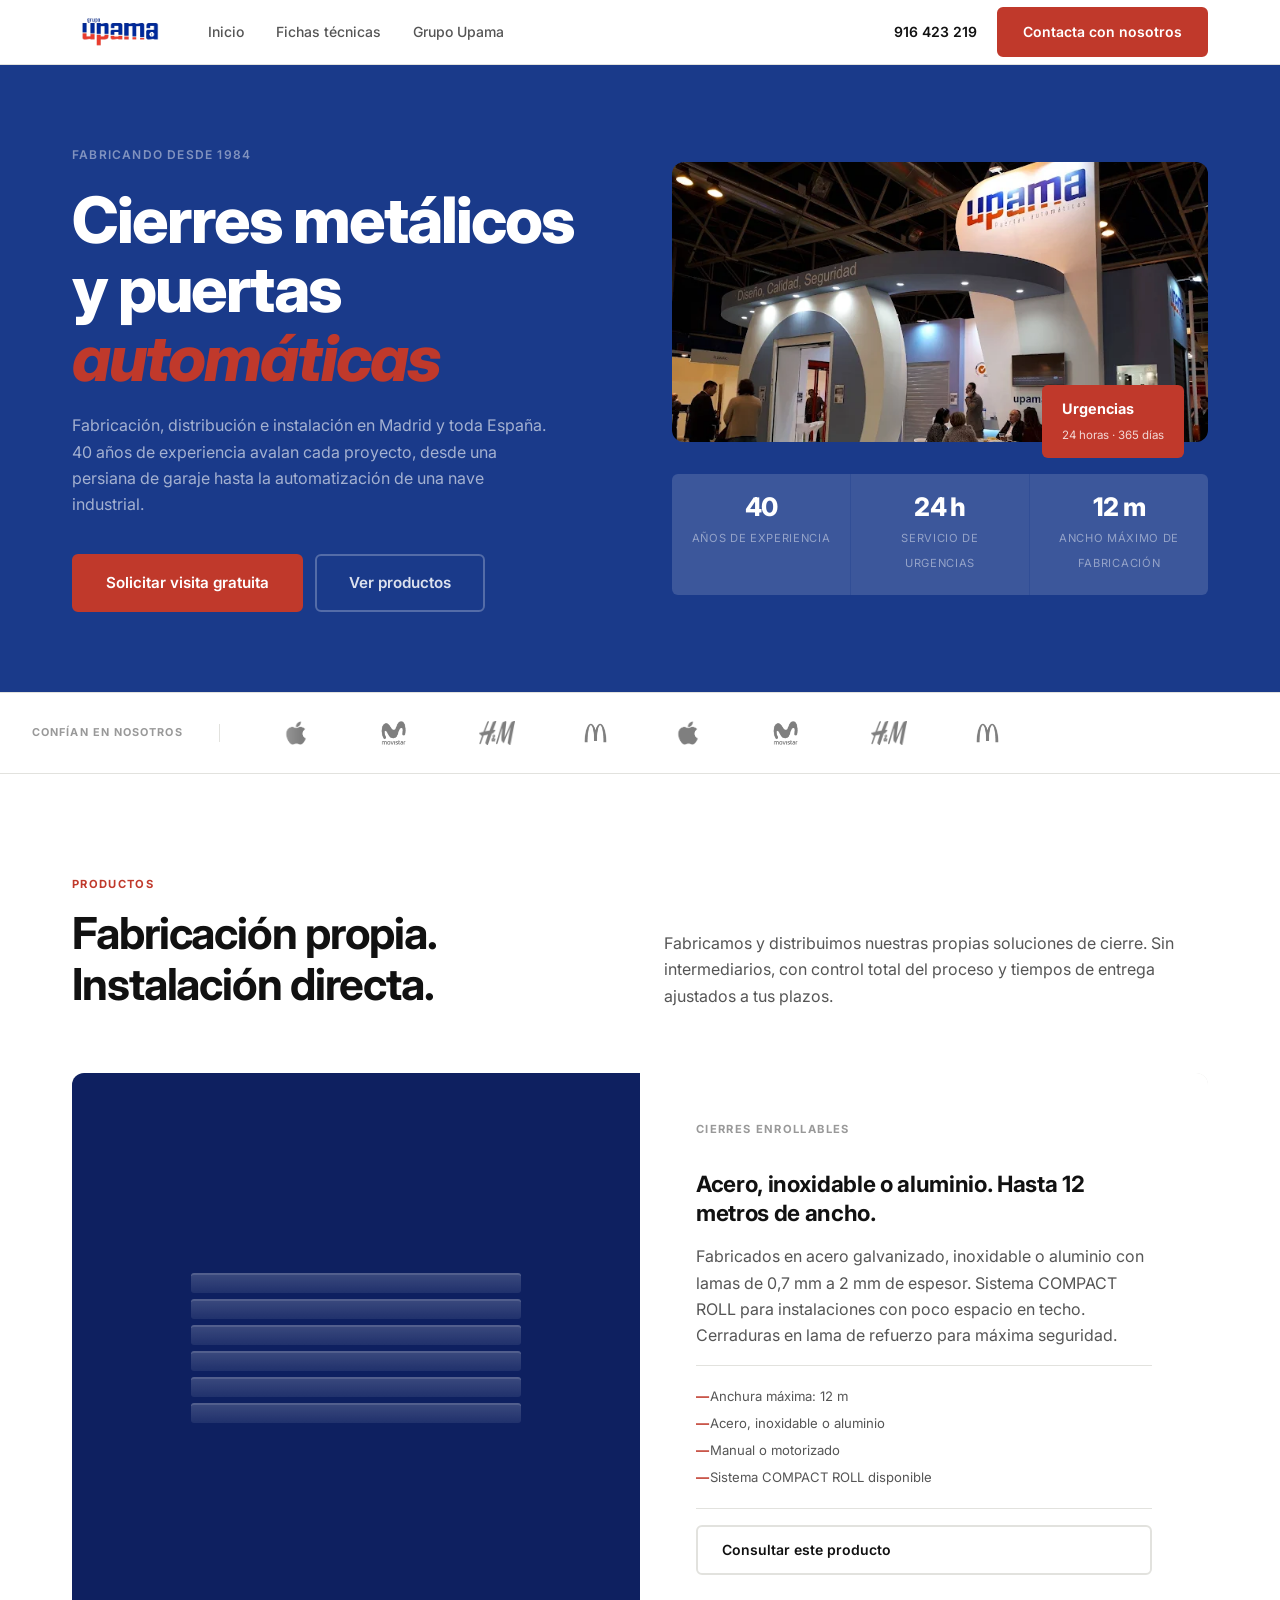
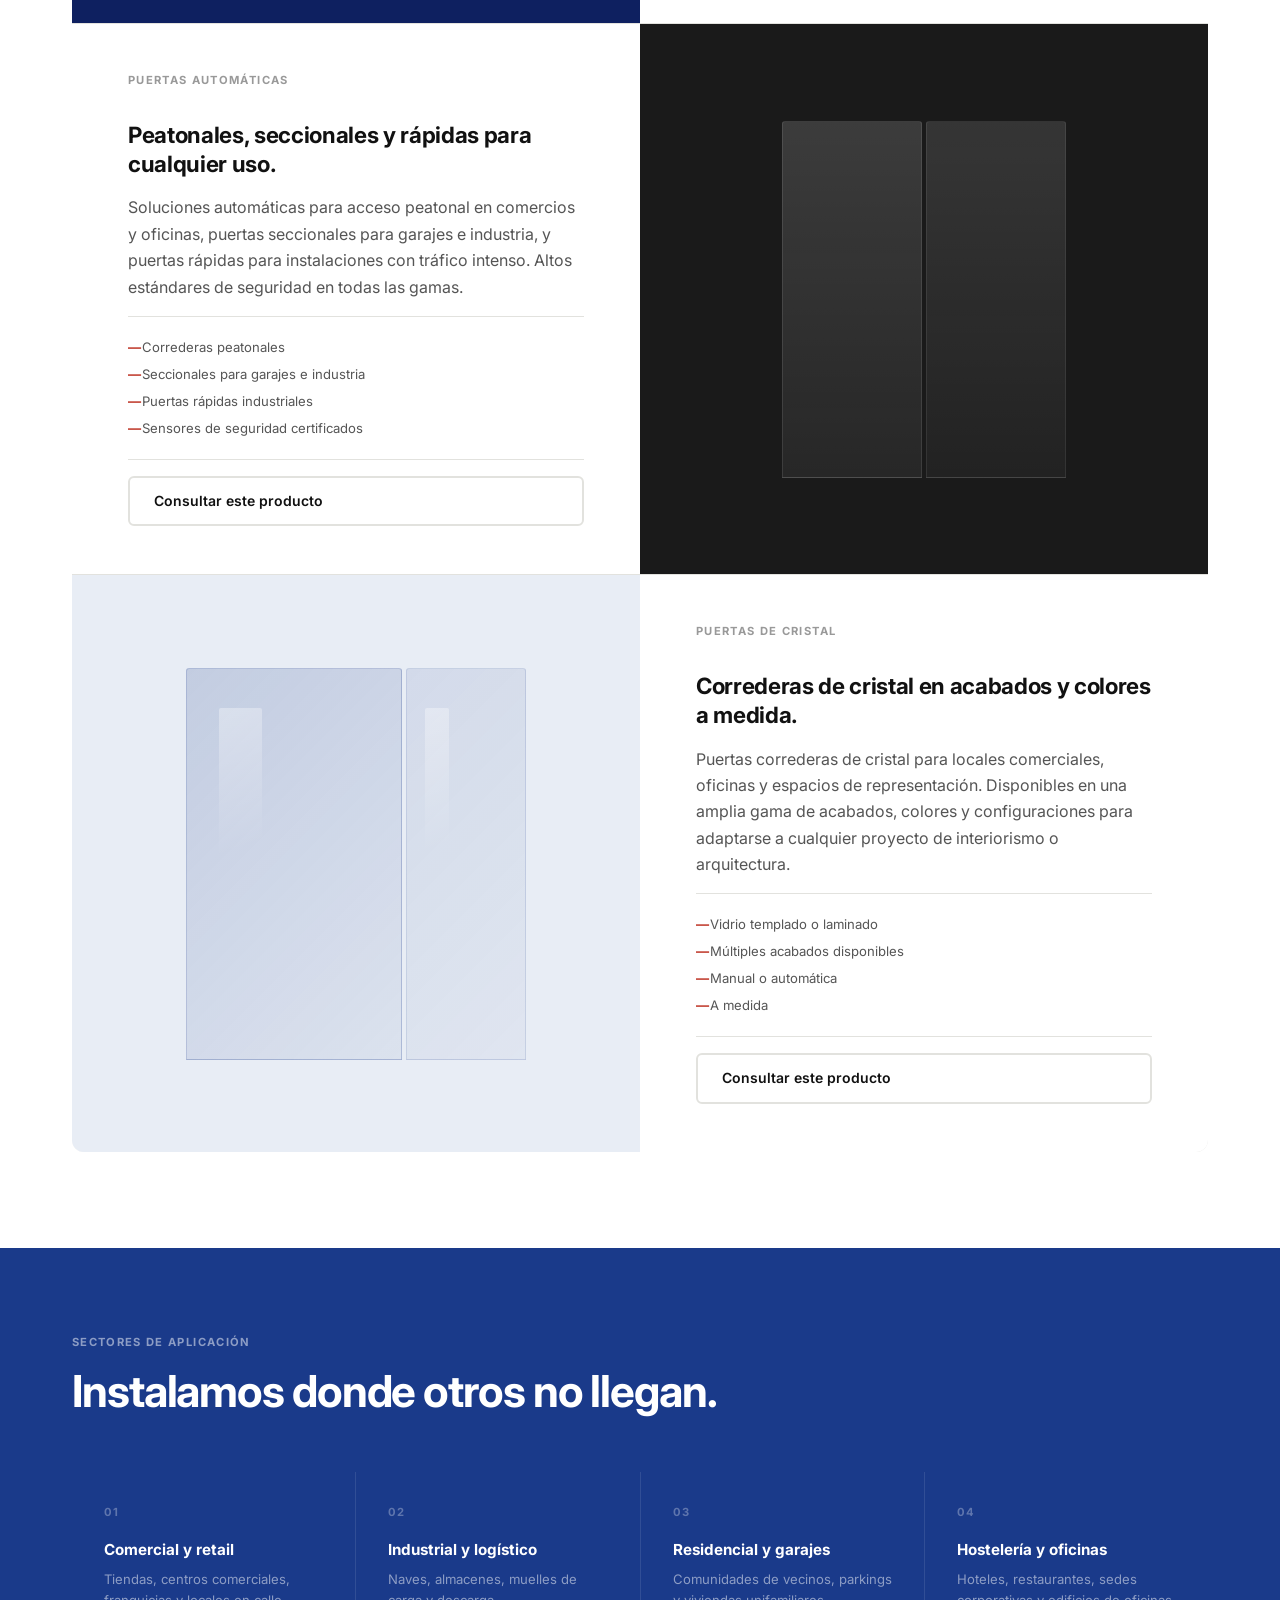
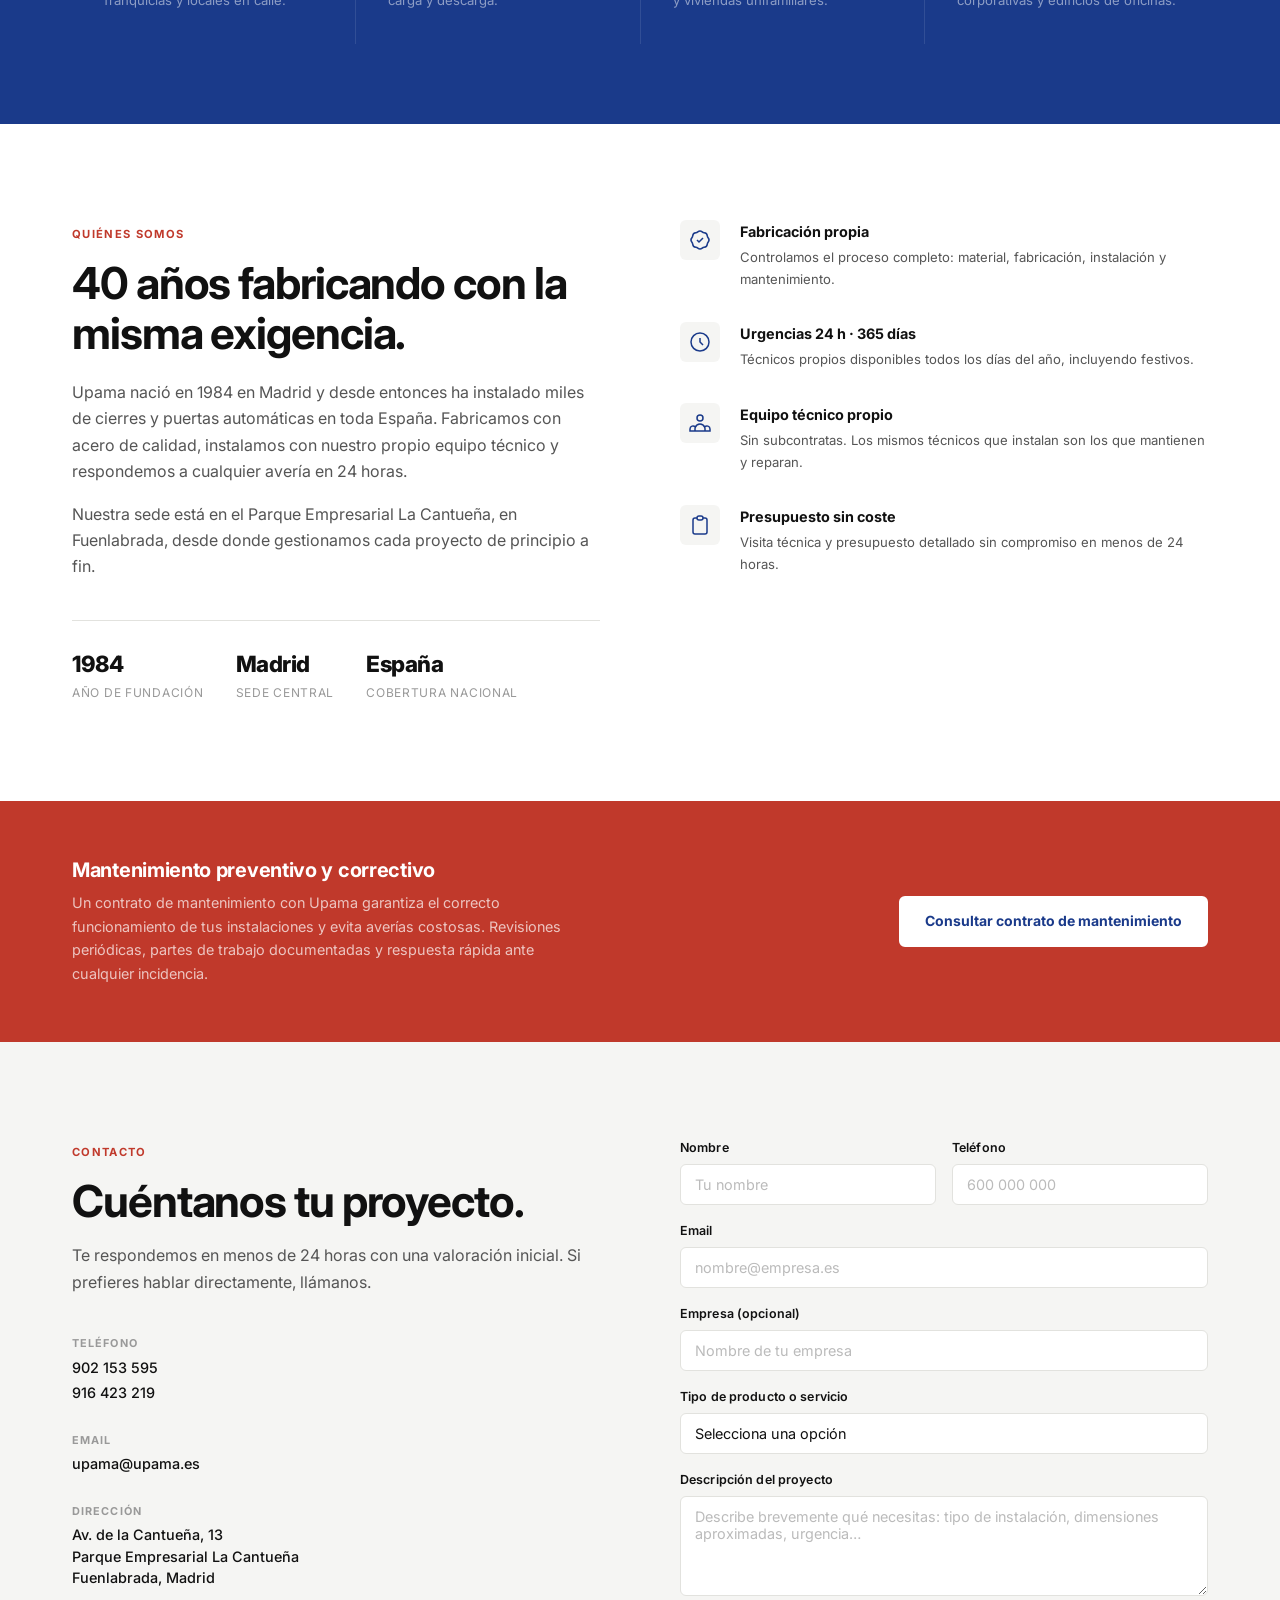
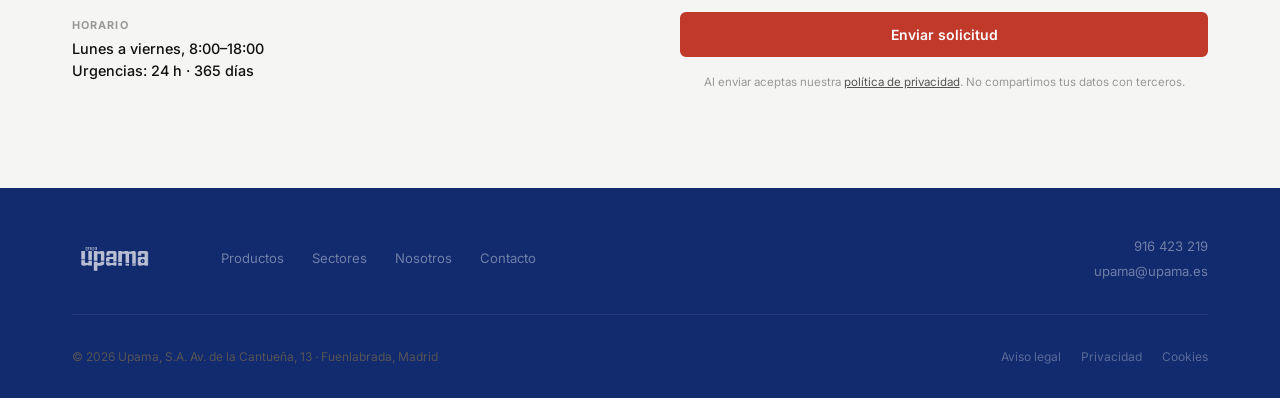
<file: index.html>
<!DOCTYPE html>
<html lang="es">
<head>
  <meta charset="UTF-8" />
  <meta name="viewport" content="width=device-width, initial-scale=1.0" />
  <title>Upama — Cierres metálicos y puertas automáticas</title>
  <meta name="description" content="40 años fabricando e instalando cierres metálicos enrollables y puertas automáticas en Madrid. Servicio de urgencias 24 h. Clientes: Apple, Movistar, H&M." />
  <link rel="preconnect" href="https://fonts.googleapis.com" />
  <link rel="preconnect" href="https://fonts.gstatic.com" crossorigin />
  <link href="https://fonts.googleapis.com/css2?family=Inter:ital,wght@0,400;0,500;0,600;0,700;0,800;1,400&display=swap" rel="stylesheet" />
  <link rel="stylesheet" href="styles.css" />
</head>
<body>

  <!-- NAV -->
  <header class="nav" id="top">
    <div class="container nav__inner">
      <a href="#top" class="logo">
        <img src="logo.png" alt="Upama" class="logo__img" />
      </a>
      <nav class="nav__links" aria-label="Navegación principal">
        <a href="index.html">Inicio</a>
        <a href="fichas-tecnicas.html">Fichas técnicas</a>
        <a href="grupo-upama.html">Grupo Upama</a>
        <a href="index.html#contacto" class="btn btn--red nav__mobile-cta">Contacta con nosotros</a>
      </nav>
      <div class="nav__right">
        <a href="tel:+34916423219" class="nav__tel">916 423 219</a>
        <a href="index.html#contacto" class="btn btn--red">Contacta con nosotros</a>
      </div>
      <button class="nav__burger" aria-label="Menú" onclick="this.parentElement.parentElement.classList.toggle('nav--open')">
        <span></span><span></span><span></span>
      </button>
    </div>
  </header>

  <!-- HERO -->
  <section class="hero">
    <div class="container hero__inner">
      <div class="hero__left">
        <p class="hero__since">Fabricando desde 1984</p>
        <h1>Cierres metálicos<br />y puertas<br /><em>automáticas</em></h1>
        <p class="hero__desc">Fabricación, distribución e instalación en Madrid y toda España. 40 años de experiencia avalan cada proyecto, desde una persiana de garaje hasta la automatización de una nave industrial.</p>
        <div class="hero__ctas">
          <a href="#contacto" class="btn btn--red btn--lg">Solicitar visita gratuita</a>
          <a href="#productos" class="btn btn--ghost btn--lg">Ver productos</a>
        </div>
      </div>
      <div class="hero__right">
        <div class="hero__img-wrap">
          <img src="images/hero.webp" alt="Puerta enrollable industrial Upama" class="hero__img" />
          <div class="hero__badge-floating">
            <strong>Urgencias</strong>
            <span>24 horas · 365 días</span>
          </div>
        </div>
        <div class="hero__stats">
          <div class="hero__stat">
            <strong>40</strong>
            <span>años de experiencia</span>
          </div>
          <div class="hero__stat">
            <strong>24 h</strong>
            <span>servicio de urgencias</span>
          </div>
          <div class="hero__stat">
            <strong>12 m</strong>
            <span>ancho máximo de fabricación</span>
          </div>
        </div>
      </div>
    </div>
  </section>

  <!-- CLIENTES -->
  <section class="clientes">
    <div class="clientes__label-wrap">
      <p class="clientes__label">Confían en nosotros</p>
    </div>
    <div class="clientes__ticker-wrap">
      <div class="clientes__track">
        <!-- set 1 -->
        <img class="cliente-logo" src="images/apple.webp"    alt="Apple" />
        <img class="cliente-logo" src="images/movistar.webp" alt="Movistar" />
        <img class="cliente-logo" src="images/hm.webp"       alt="H&M" />
        <img class="cliente-logo" src="images/mcdonalds.webp" alt="McDonald's" />
        <!-- set 2 (loop) -->
        <img class="cliente-logo" src="images/apple.webp"    alt="" aria-hidden="true" />
        <img class="cliente-logo" src="images/movistar.webp" alt="" aria-hidden="true" />
        <img class="cliente-logo" src="images/hm.webp"       alt="" aria-hidden="true" />
        <img class="cliente-logo" src="images/mcdonalds.webp" alt="" aria-hidden="true" />
      </div>
    </div>
  </section>

  <!-- PRODUCTOS -->
  <section class="section" id="productos">
    <div class="container">
      <div class="section__intro">
        <div class="section__intro-left">
          <span class="label label--red">Productos</span>
          <h2>Fabricación propia.<br />Instalación directa.</h2>
        </div>
        <div class="section__intro-right">
          <p>Fabricamos y distribuimos nuestras propias soluciones de cierre. Sin intermediarios, con control total del proceso y tiempos de entrega ajustados a tus plazos.</p>
        </div>
      </div>

      <div class="productos__grid">

        <article class="producto">
          <div class="producto__img producto__img--enrollable" role="img" aria-label="Puertas enrollables">
            <div class="producto__img-inner">
              <div class="producto__lamas">
                <div class="lama"></div><div class="lama"></div><div class="lama"></div>
                <div class="lama"></div><div class="lama"></div><div class="lama"></div>
              </div>
            </div>
          </div>
          <div class="producto__body">
            <span class="label">Cierres enrollables</span>
            <h3>Acero, inoxidable o aluminio. Hasta 12 metros de ancho.</h3>
            <p>Fabricados en acero galvanizado, inoxidable o aluminio con lamas de 0,7 mm a 2 mm de espesor. Sistema COMPACT ROLL para instalaciones con poco espacio en techo. Cerraduras en lama de refuerzo para máxima seguridad.</p>
            <ul class="producto__specs">
              <li>Anchura máxima: 12 m</li>
              <li>Acero, inoxidable o aluminio</li>
              <li>Manual o motorizado</li>
              <li>Sistema COMPACT ROLL disponible</li>
            </ul>
            <a href="#contacto" class="btn btn--outline">Consultar este producto</a>
          </div>
        </article>

        <article class="producto producto--reverse">
          <div class="producto__img producto__img--automatica" role="img" aria-label="Puertas automáticas">
            <div class="producto__img-inner">
              <div class="puerta-auto">
                <div class="puerta-panel pa-l"></div>
                <div class="puerta-panel pa-r"></div>
              </div>
            </div>
          </div>
          <div class="producto__body">
            <span class="label">Puertas automáticas</span>
            <h3>Peatonales, seccionales y rápidas para cualquier uso.</h3>
            <p>Soluciones automáticas para acceso peatonal en comercios y oficinas, puertas seccionales para garajes e industria, y puertas rápidas para instalaciones con tráfico intenso. Altos estándares de seguridad en todas las gamas.</p>
            <ul class="producto__specs">
              <li>Correderas peatonales</li>
              <li>Seccionales para garajes e industria</li>
              <li>Puertas rápidas industriales</li>
              <li>Sensores de seguridad certificados</li>
            </ul>
            <a href="#contacto" class="btn btn--outline">Consultar este producto</a>
          </div>
        </article>

        <article class="producto">
          <div class="producto__img producto__img--cristal" role="img" aria-label="Puertas correderas de cristal">
            <div class="producto__img-inner">
              <div class="cristal-door">
                <div class="cristal-panel"></div>
                <div class="cristal-panel cristal-panel--2"></div>
              </div>
            </div>
          </div>
          <div class="producto__body">
            <span class="label">Puertas de cristal</span>
            <h3>Correderas de cristal en acabados y colores a medida.</h3>
            <p>Puertas correderas de cristal para locales comerciales, oficinas y espacios de representación. Disponibles en una amplia gama de acabados, colores y configuraciones para adaptarse a cualquier proyecto de interiorismo o arquitectura.</p>
            <ul class="producto__specs">
              <li>Vidrio templado o laminado</li>
              <li>Múltiples acabados disponibles</li>
              <li>Manual o automática</li>
              <li>A medida</li>
            </ul>
            <a href="#contacto" class="btn btn--outline">Consultar este producto</a>
          </div>
        </article>

      </div>
    </div>
  </section>

  <!-- SECTORES -->
  <section class="sectores" id="sectores">
    <div class="container">
      <div class="sectores__head">
        <span class="label label--white">Sectores de aplicación</span>
        <h2>Instalamos donde otros no llegan.</h2>
      </div>
      <div class="sectores__list">
        <div class="sector">
          <span class="sector__num">01</span>
          <div>
            <strong>Comercial y retail</strong>
            <p>Tiendas, centros comerciales, franquicias y locales en calle.</p>
          </div>
        </div>
        <div class="sector">
          <span class="sector__num">02</span>
          <div>
            <strong>Industrial y logístico</strong>
            <p>Naves, almacenes, muelles de carga y descarga.</p>
          </div>
        </div>
        <div class="sector">
          <span class="sector__num">03</span>
          <div>
            <strong>Residencial y garajes</strong>
            <p>Comunidades de vecinos, parkings y viviendas unifamiliares.</p>
          </div>
        </div>
        <div class="sector">
          <span class="sector__num">04</span>
          <div>
            <strong>Hostelería y oficinas</strong>
            <p>Hoteles, restaurantes, sedes corporativas y edificios de oficinas.</p>
          </div>
        </div>
      </div>
    </div>
  </section>

  <!-- NOSOTROS -->
  <section class="section" id="nosotros">
    <div class="container nosotros">
      <div class="nosotros__left">
        <span class="label label--red">Quiénes somos</span>
        <h2>40 años fabricando con la misma exigencia.</h2>
        <p>Upama nació en 1984 en Madrid y desde entonces ha instalado miles de cierres y puertas automáticas en toda España. Fabricamos con acero de calidad, instalamos con nuestro propio equipo técnico y respondemos a cualquier avería en 24 horas.</p>
        <p>Nuestra sede está en el Parque Empresarial La Cantueña, en Fuenlabrada, desde donde gestionamos cada proyecto de principio a fin.</p>
        <div class="nosotros__datos">
          <div class="nosotros__dato">
            <strong>1984</strong>
            <span>Año de fundación</span>
          </div>
          <div class="nosotros__dato">
            <strong>Madrid</strong>
            <span>Sede central</span>
          </div>
          <div class="nosotros__dato">
            <strong>España</strong>
            <span>Cobertura nacional</span>
          </div>
        </div>
      </div>
      <div class="nosotros__right">
        <div class="garantias">
          <div class="garantia">
            <div class="garantia__icon">
              <svg width="24" height="24" viewBox="0 0 24 24" fill="none" stroke="currentColor" stroke-width="1.5">
                <path d="M9 12l2 2 4-4M7.835 4.697a3.42 3.42 0 001.946-.806 3.42 3.42 0 014.438 0 3.42 3.42 0 001.946.806 3.42 3.42 0 013.138 3.138 3.42 3.42 0 00.806 1.946 3.42 3.42 0 010 4.438 3.42 3.42 0 00-.806 1.946 3.42 3.42 0 01-3.138 3.138 3.42 3.42 0 00-1.946.806 3.42 3.42 0 01-4.438 0 3.42 3.42 0 00-1.946-.806 3.42 3.42 0 01-3.138-3.138 3.42 3.42 0 00-.806-1.946 3.42 3.42 0 010-4.438 3.42 3.42 0 00.806-1.946 3.42 3.42 0 013.138-3.138z"/>
              </svg>
            </div>
            <div>
              <strong>Fabricación propia</strong>
              <p>Controlamos el proceso completo: material, fabricación, instalación y mantenimiento.</p>
            </div>
          </div>
          <div class="garantia">
            <div class="garantia__icon">
              <svg width="24" height="24" viewBox="0 0 24 24" fill="none" stroke="currentColor" stroke-width="1.5">
                <path d="M12 8v4l3 3m6-3a9 9 0 11-18 0 9 9 0 0118 0z"/>
              </svg>
            </div>
            <div>
              <strong>Urgencias 24 h · 365 días</strong>
              <p>Técnicos propios disponibles todos los días del año, incluyendo festivos.</p>
            </div>
          </div>
          <div class="garantia">
            <div class="garantia__icon">
              <svg width="24" height="24" viewBox="0 0 24 24" fill="none" stroke="currentColor" stroke-width="1.5">
                <path d="M17 20h5v-2a3 3 0 00-5.356-1.857M17 20H7m10 0v-2c0-.656-.126-1.283-.356-1.857M7 20H2v-2a3 3 0 015.356-1.857M7 20v-2c0-.656.126-1.283.356-1.857m0 0a5.002 5.002 0 019.288 0M15 7a3 3 0 11-6 0 3 3 0 016 0z"/>
              </svg>
            </div>
            <div>
              <strong>Equipo técnico propio</strong>
              <p>Sin subcontratas. Los mismos técnicos que instalan son los que mantienen y reparan.</p>
            </div>
          </div>
          <div class="garantia">
            <div class="garantia__icon">
              <svg width="24" height="24" viewBox="0 0 24 24" fill="none" stroke="currentColor" stroke-width="1.5">
                <path d="M9 5H7a2 2 0 00-2 2v12a2 2 0 002 2h10a2 2 0 002-2V7a2 2 0 00-2-2h-2M9 5a2 2 0 002 2h2a2 2 0 002-2M9 5a2 2 0 012-2h2a2 2 0 012 2"/>
              </svg>
            </div>
            <div>
              <strong>Presupuesto sin coste</strong>
              <p>Visita técnica y presupuesto detallado sin compromiso en menos de 24 horas.</p>
            </div>
          </div>
        </div>
      </div>
    </div>
  </section>

  <!-- MANTENIMIENTO STRIP -->
  <section class="manto">
    <div class="container manto__inner">
      <div class="manto__text">
        <h3>Mantenimiento preventivo y correctivo</h3>
        <p>Un contrato de mantenimiento con Upama garantiza el correcto funcionamiento de tus instalaciones y evita averías costosas. Revisiones periódicas, partes de trabajo documentadas y respuesta rápida ante cualquier incidencia.</p>
      </div>
      <a href="#contacto" class="btn btn--white">Consultar contrato de mantenimiento</a>
    </div>
  </section>

  <!-- CONTACTO -->
  <section class="section section--light" id="contacto">
    <div class="container contacto">
      <div class="contacto__left">
        <span class="label label--red">Contacto</span>
        <h2>Cuéntanos tu proyecto.</h2>
        <p>Te respondemos en menos de 24 horas con una valoración inicial. Si prefieres hablar directamente, llámanos.</p>

        <div class="contacto__datos">
          <div class="contacto__dato">
            <span class="dato__label">Teléfono</span>
            <a href="tel:+34902153595" class="dato__val">902 153 595</a>
            <a href="tel:+34916423219" class="dato__val">916 423 219</a>
          </div>
          <div class="contacto__dato">
            <span class="dato__label">Email</span>
            <a href="mailto:upama@upama.es" class="dato__val">upama@upama.es</a>
          </div>
          <div class="contacto__dato">
            <span class="dato__label">Dirección</span>
            <span class="dato__val">Av. de la Cantueña, 13<br />Parque Empresarial La Cantueña<br />Fuenlabrada, Madrid</span>
          </div>
          <div class="contacto__dato">
            <span class="dato__label">Horario</span>
            <span class="dato__val">Lunes a viernes, 8:00–18:00<br />Urgencias: 24 h · 365 días</span>
          </div>
        </div>
      </div>

      <form class="form" onsubmit="return false" novalidate>
        <div class="form__row">
          <div class="form__field">
            <label for="nombre">Nombre</label>
            <input id="nombre" type="text" placeholder="Tu nombre" required />
          </div>
          <div class="form__field">
            <label for="tel">Teléfono</label>
            <input id="tel" type="tel" placeholder="600 000 000" required />
          </div>
        </div>
        <div class="form__field">
          <label for="email">Email</label>
          <input id="email" type="email" placeholder="nombre@empresa.es" required />
        </div>
        <div class="form__field">
          <label for="empresa">Empresa (opcional)</label>
          <input id="empresa" type="text" placeholder="Nombre de tu empresa" />
        </div>
        <div class="form__field">
          <label for="tipo">Tipo de producto o servicio</label>
          <select id="tipo">
            <option value="" disabled selected>Selecciona una opción</option>
            <option>Cierre enrollable</option>
            <option>Puerta automática peatonal</option>
            <option>Puerta seccional o rápida</option>
            <option>Puerta de cristal</option>
            <option>Mantenimiento o revisión</option>
            <option>Urgencia / avería</option>
            <option>Otro</option>
          </select>
        </div>
        <div class="form__field">
          <label for="mensaje">Descripción del proyecto</label>
          <textarea id="mensaje" rows="4" placeholder="Describe brevemente qué necesitas: tipo de instalación, dimensiones aproximadas, urgencia…"></textarea>
        </div>
        <button type="submit" class="btn btn--red btn--full">Enviar solicitud</button>
        <p class="form__legal">Al enviar aceptas nuestra <a href="politica-de-privacidad.html">política de privacidad</a>. No compartimos tus datos con terceros.</p>
      </form>
    </div>
  </section>

  <!-- FOOTER -->
  <footer class="footer">
    <div class="container footer__inner">
      <div class="footer__top">
        <a href="#top" class="logo">
          <img src="logo.png" alt="Upama" class="logo__img logo__img--footer" />
        </a>
        <nav class="footer__nav" aria-label="Pie de página">
          <a href="#productos">Productos</a>
          <a href="#sectores">Sectores</a>
          <a href="#nosotros">Nosotros</a>
          <a href="#contacto">Contacto</a>
        </nav>
        <div class="footer__contact">
          <a href="tel:+34916423219">916 423 219</a>
          <a href="mailto:upama@upama.es">upama@upama.es</a>
        </div>
      </div>
      <div class="footer__bottom">
        <p>© 2026 Upama, S.A. Av. de la Cantueña, 13 · Fuenlabrada, Madrid</p>
        <div class="footer__legal">
          <a href="aviso-legal.html">Aviso legal</a>
          <a href="politica-de-privacidad.html">Privacidad</a>
          <a href="#">Cookies</a>
        </div>
      </div>
    </div>
  </footer>

</body>
</html>
</file>
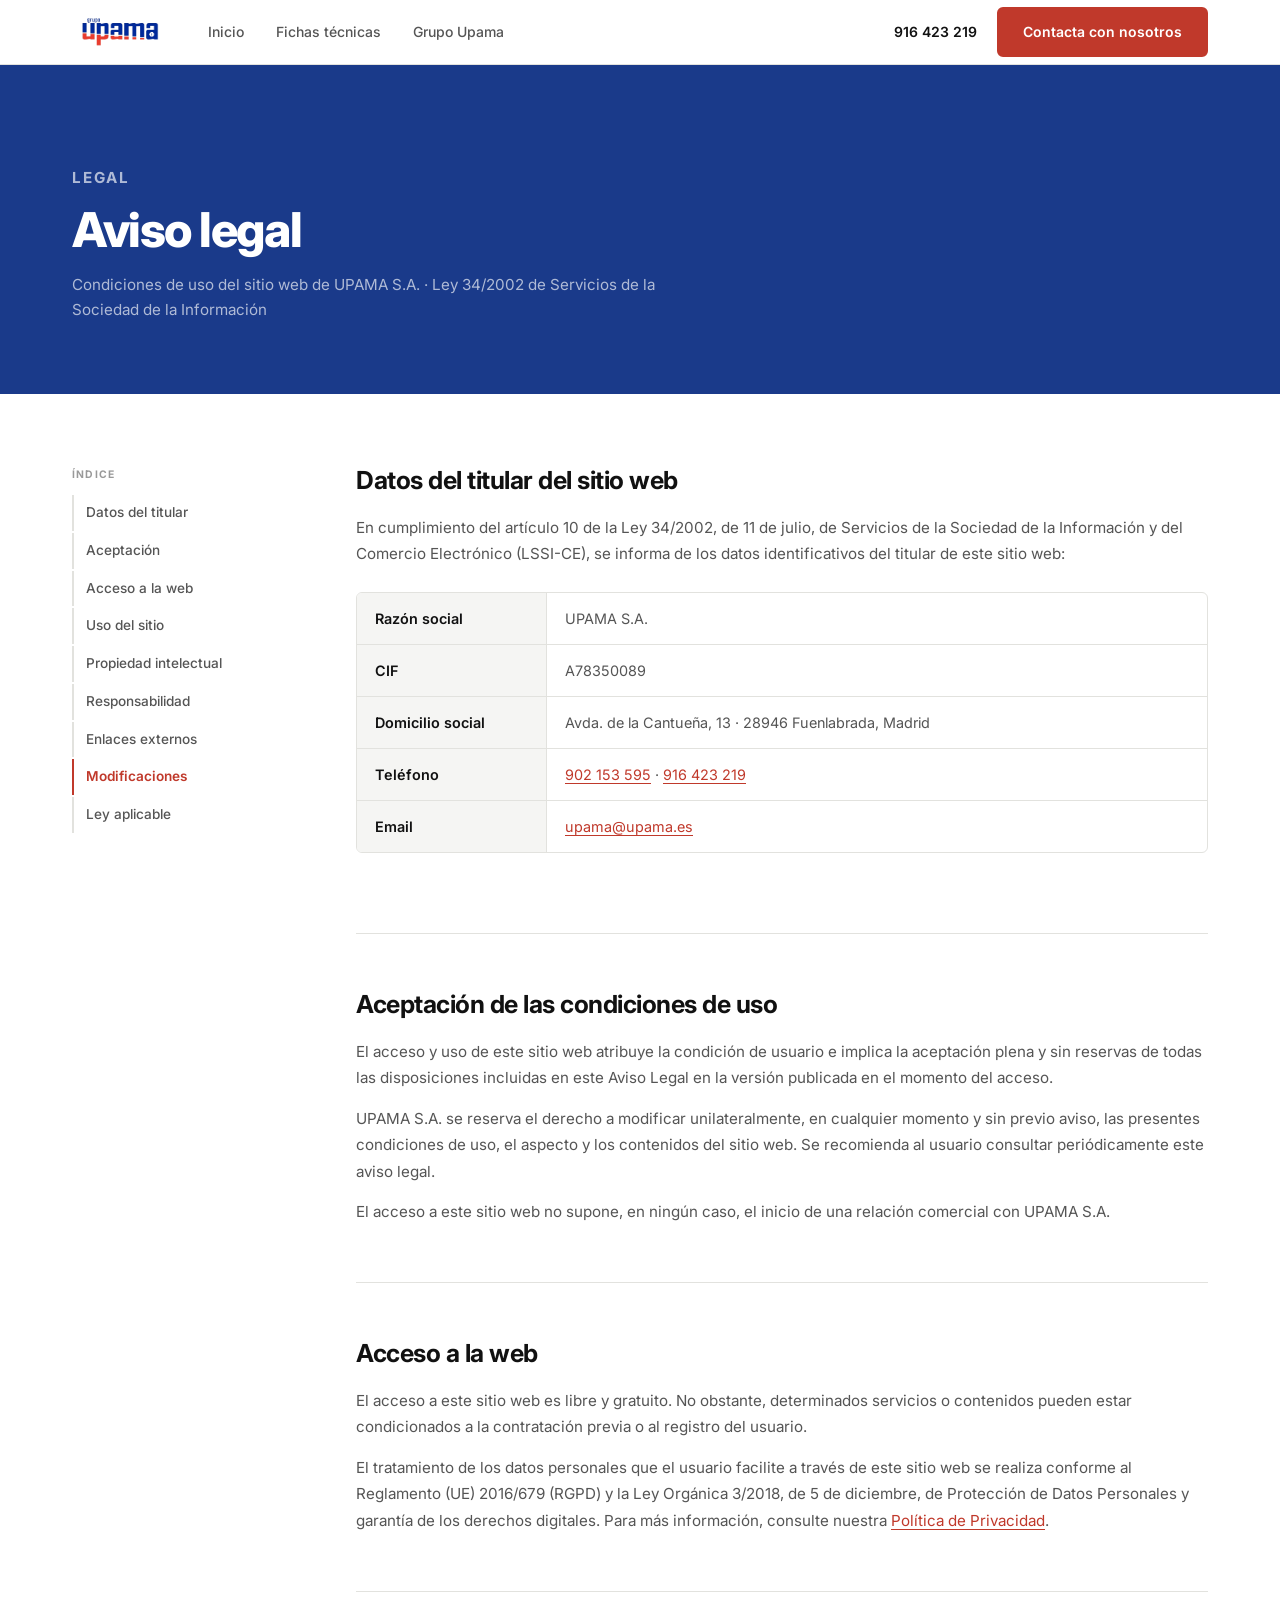
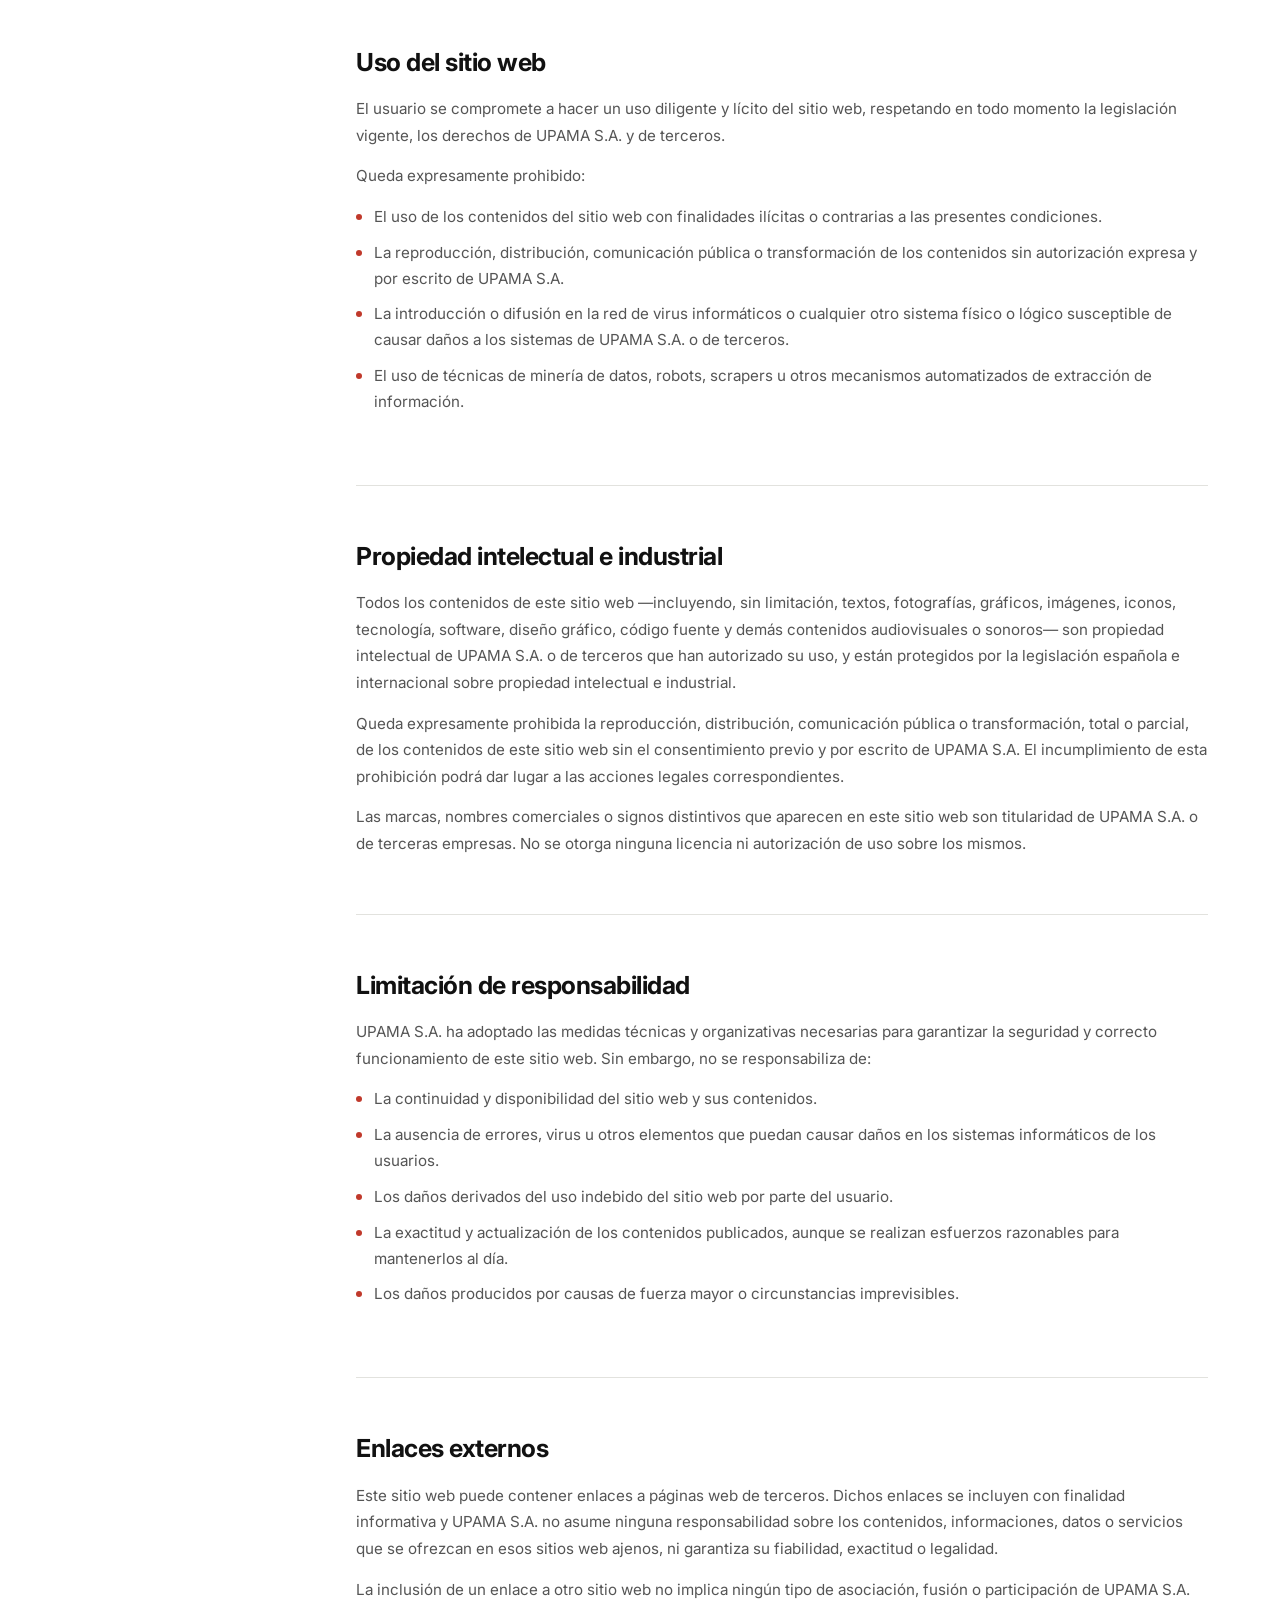
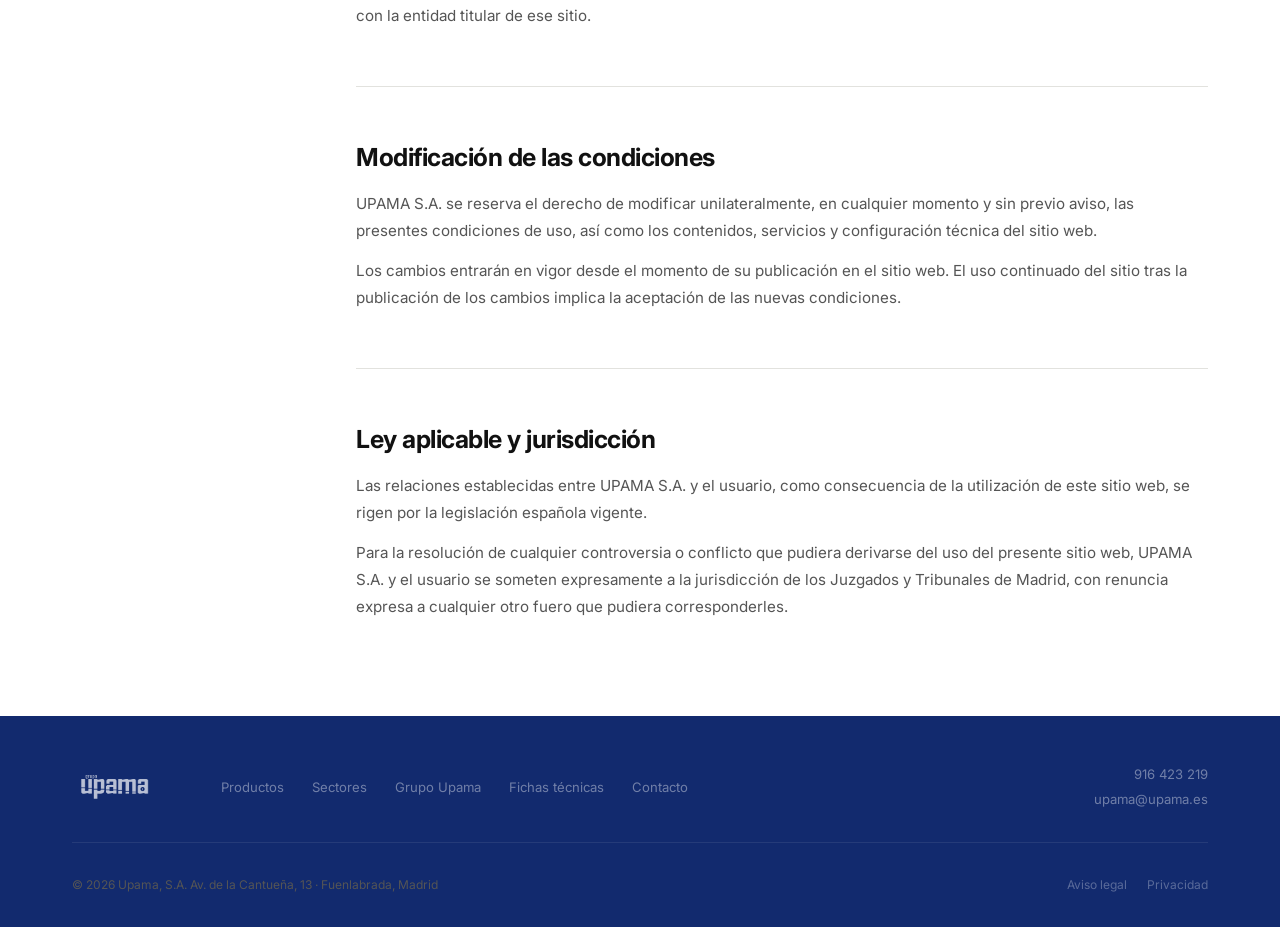
<file: aviso-legal.html>
<!DOCTYPE html>
<html lang="es">
<head>
  <meta charset="UTF-8" />
  <meta name="viewport" content="width=device-width, initial-scale=1.0" />
  <title>Aviso legal — Upama</title>
  <meta name="description" content="Aviso legal y condiciones de uso del sitio web de Upama S.A." />
  <link rel="preconnect" href="https://fonts.googleapis.com" />
  <link rel="preconnect" href="https://fonts.gstatic.com" crossorigin />
  <link href="https://fonts.googleapis.com/css2?family=Inter:ital,wght@0,400;0,500;0,600;0,700;0,800;1,400&display=swap" rel="stylesheet" />
  <link rel="stylesheet" href="styles.css" />
  <link rel="stylesheet" href="legal.css" />
</head>
<body>

  <!-- NAV -->
  <header class="nav">
    <div class="container nav__inner">
      <a href="index.html" class="logo">
        <img src="logo.png" alt="Upama" class="logo__img" />
      </a>
      <nav class="nav__links" aria-label="Navegación principal">
        <a href="index.html">Inicio</a>
        <a href="fichas-tecnicas.html">Fichas técnicas</a>
        <a href="grupo-upama.html">Grupo Upama</a>
        <a href="index.html#contacto" class="btn btn--red nav__mobile-cta">Contacta con nosotros</a>
      </nav>
      <div class="nav__right">
        <a href="tel:+34916423219" class="nav__tel">916 423 219</a>
        <a href="index.html#contacto" class="btn btn--red">Contacta con nosotros</a>
      </div>
      <button class="nav__burger" aria-label="Menú" onclick="this.parentElement.parentElement.classList.toggle('nav--open')">
        <span></span><span></span><span></span>
      </button>
    </div>
  </header>

  <!-- HERO LEGAL -->
  <section class="legal-hero">
    <div class="container">
      <p class="label label--red">Legal</p>
      <h1>Aviso legal</h1>
      <p>Condiciones de uso del sitio web de UPAMA S.A. · Ley 34/2002 de Servicios de la Sociedad de la Información</p>
    </div>
  </section>

  <!-- CONTENIDO -->
  <main class="legal-main">
    <div class="container legal-layout">

      <!-- ÍNDICE -->
      <aside class="legal-sidebar">
        <p class="sidebar__label">Índice</p>
        <nav class="sidebar__nav">
          <a href="#titular"            class="sidebar__link sidebar__link--active">Datos del titular</a>
          <a href="#aceptacion"         class="sidebar__link">Aceptación</a>
          <a href="#acceso"             class="sidebar__link">Acceso a la web</a>
          <a href="#uso"                class="sidebar__link">Uso del sitio</a>
          <a href="#propiedad"          class="sidebar__link">Propiedad intelectual</a>
          <a href="#responsabilidad"    class="sidebar__link">Responsabilidad</a>
          <a href="#enlaces"            class="sidebar__link">Enlaces externos</a>
          <a href="#modificaciones"     class="sidebar__link">Modificaciones</a>
          <a href="#legislacion"        class="sidebar__link">Ley aplicable</a>
        </nav>
      </aside>

      <!-- TEXTO LEGAL -->
      <div class="legal-content">

        <section class="legal-section" id="titular">
          <h2>Datos del titular del sitio web</h2>
          <p>En cumplimiento del artículo 10 de la Ley 34/2002, de 11 de julio, de Servicios de la Sociedad de la Información y del Comercio Electrónico (LSSI-CE), se informa de los datos identificativos del titular de este sitio web:</p>
          <div class="legal-table">
            <div class="legal-row">
              <span class="legal-row__key">Razón social</span>
              <span class="legal-row__val">UPAMA S.A.</span>
            </div>
            <div class="legal-row">
              <span class="legal-row__key">CIF</span>
              <span class="legal-row__val">A78350089</span>
            </div>
            <div class="legal-row">
              <span class="legal-row__key">Domicilio social</span>
              <span class="legal-row__val">Avda. de la Cantueña, 13 · 28946 Fuenlabrada, Madrid</span>
            </div>
            <div class="legal-row">
              <span class="legal-row__key">Teléfono</span>
              <span class="legal-row__val"><a href="tel:+34902153595">902 153 595</a> · <a href="tel:+34916423219">916 423 219</a></span>
            </div>
            <div class="legal-row">
              <span class="legal-row__key">Email</span>
              <span class="legal-row__val"><a href="mailto:upama@upama.es">upama@upama.es</a></span>
            </div>
          </div>
        </section>

        <section class="legal-section" id="aceptacion">
          <h2>Aceptación de las condiciones de uso</h2>
          <p>El acceso y uso de este sitio web atribuye la condición de usuario e implica la aceptación plena y sin reservas de todas las disposiciones incluidas en este Aviso Legal en la versión publicada en el momento del acceso.</p>
          <p>UPAMA S.A. se reserva el derecho a modificar unilateralmente, en cualquier momento y sin previo aviso, las presentes condiciones de uso, el aspecto y los contenidos del sitio web. Se recomienda al usuario consultar periódicamente este aviso legal.</p>
          <p>El acceso a este sitio web no supone, en ningún caso, el inicio de una relación comercial con UPAMA S.A.</p>
        </section>

        <section class="legal-section" id="acceso">
          <h2>Acceso a la web</h2>
          <p>El acceso a este sitio web es libre y gratuito. No obstante, determinados servicios o contenidos pueden estar condicionados a la contratación previa o al registro del usuario.</p>
          <p>El tratamiento de los datos personales que el usuario facilite a través de este sitio web se realiza conforme al Reglamento (UE) 2016/679 (RGPD) y la Ley Orgánica 3/2018, de 5 de diciembre, de Protección de Datos Personales y garantía de los derechos digitales. Para más información, consulte nuestra <a href="politica-de-privacidad.html">Política de Privacidad</a>.</p>
        </section>

        <section class="legal-section" id="uso">
          <h2>Uso del sitio web</h2>
          <p>El usuario se compromete a hacer un uso diligente y lícito del sitio web, respetando en todo momento la legislación vigente, los derechos de UPAMA S.A. y de terceros.</p>
          <p>Queda expresamente prohibido:</p>
          <ul class="legal-list">
            <li>El uso de los contenidos del sitio web con finalidades ilícitas o contrarias a las presentes condiciones.</li>
            <li>La reproducción, distribución, comunicación pública o transformación de los contenidos sin autorización expresa y por escrito de UPAMA S.A.</li>
            <li>La introducción o difusión en la red de virus informáticos o cualquier otro sistema físico o lógico susceptible de causar daños a los sistemas de UPAMA S.A. o de terceros.</li>
            <li>El uso de técnicas de minería de datos, robots, scrapers u otros mecanismos automatizados de extracción de información.</li>
          </ul>
        </section>

        <section class="legal-section" id="propiedad">
          <h2>Propiedad intelectual e industrial</h2>
          <p>Todos los contenidos de este sitio web —incluyendo, sin limitación, textos, fotografías, gráficos, imágenes, iconos, tecnología, software, diseño gráfico, código fuente y demás contenidos audiovisuales o sonoros— son propiedad intelectual de UPAMA S.A. o de terceros que han autorizado su uso, y están protegidos por la legislación española e internacional sobre propiedad intelectual e industrial.</p>
          <p>Queda expresamente prohibida la reproducción, distribución, comunicación pública o transformación, total o parcial, de los contenidos de este sitio web sin el consentimiento previo y por escrito de UPAMA S.A. El incumplimiento de esta prohibición podrá dar lugar a las acciones legales correspondientes.</p>
          <p>Las marcas, nombres comerciales o signos distintivos que aparecen en este sitio web son titularidad de UPAMA S.A. o de terceras empresas. No se otorga ninguna licencia ni autorización de uso sobre los mismos.</p>
        </section>

        <section class="legal-section" id="responsabilidad">
          <h2>Limitación de responsabilidad</h2>
          <p>UPAMA S.A. ha adoptado las medidas técnicas y organizativas necesarias para garantizar la seguridad y correcto funcionamiento de este sitio web. Sin embargo, no se responsabiliza de:</p>
          <ul class="legal-list">
            <li>La continuidad y disponibilidad del sitio web y sus contenidos.</li>
            <li>La ausencia de errores, virus u otros elementos que puedan causar daños en los sistemas informáticos de los usuarios.</li>
            <li>Los daños derivados del uso indebido del sitio web por parte del usuario.</li>
            <li>La exactitud y actualización de los contenidos publicados, aunque se realizan esfuerzos razonables para mantenerlos al día.</li>
            <li>Los daños producidos por causas de fuerza mayor o circunstancias imprevisibles.</li>
          </ul>
        </section>

        <section class="legal-section" id="enlaces">
          <h2>Enlaces externos</h2>
          <p>Este sitio web puede contener enlaces a páginas web de terceros. Dichos enlaces se incluyen con finalidad informativa y UPAMA S.A. no asume ninguna responsabilidad sobre los contenidos, informaciones, datos o servicios que se ofrezcan en esos sitios web ajenos, ni garantiza su fiabilidad, exactitud o legalidad.</p>
          <p>La inclusión de un enlace a otro sitio web no implica ningún tipo de asociación, fusión o participación de UPAMA S.A. con la entidad titular de ese sitio.</p>
        </section>

        <section class="legal-section" id="modificaciones">
          <h2>Modificación de las condiciones</h2>
          <p>UPAMA S.A. se reserva el derecho de modificar unilateralmente, en cualquier momento y sin previo aviso, las presentes condiciones de uso, así como los contenidos, servicios y configuración técnica del sitio web.</p>
          <p>Los cambios entrarán en vigor desde el momento de su publicación en el sitio web. El uso continuado del sitio tras la publicación de los cambios implica la aceptación de las nuevas condiciones.</p>
        </section>

        <section class="legal-section" id="legislacion">
          <h2>Ley aplicable y jurisdicción</h2>
          <p>Las relaciones establecidas entre UPAMA S.A. y el usuario, como consecuencia de la utilización de este sitio web, se rigen por la legislación española vigente.</p>
          <p>Para la resolución de cualquier controversia o conflicto que pudiera derivarse del uso del presente sitio web, UPAMA S.A. y el usuario se someten expresamente a la jurisdicción de los Juzgados y Tribunales de Madrid, con renuncia expresa a cualquier otro fuero que pudiera corresponderles.</p>
        </section>

      </div>
    </div>
  </main>

  <!-- FOOTER -->
  <footer class="footer">
    <div class="container footer__inner">
      <div class="footer__top">
        <a href="index.html" class="logo">
          <img src="logo.png" alt="Upama" class="logo__img logo__img--footer" />
        </a>
        <nav class="footer__nav">
          <a href="index.html#productos">Productos</a>
          <a href="index.html#sectores">Sectores</a>
          <a href="grupo-upama.html">Grupo Upama</a>
          <a href="fichas-tecnicas.html">Fichas técnicas</a>
          <a href="index.html#contacto">Contacto</a>
        </nav>
        <div class="footer__contact">
          <a href="tel:+34916423219">916 423 219</a>
          <a href="mailto:upama@upama.es">upama@upama.es</a>
        </div>
      </div>
      <div class="footer__bottom">
        <p>© 2026 Upama, S.A. Av. de la Cantueña, 13 · Fuenlabrada, Madrid</p>
        <div class="footer__legal">
          <a href="aviso-legal.html">Aviso legal</a>
          <a href="politica-de-privacidad.html">Privacidad</a>
        </div>
      </div>
    </div>
  </footer>

  <script>
    const sections = document.querySelectorAll('.legal-section');
    const links    = document.querySelectorAll('.sidebar__link');
    const observer = new IntersectionObserver(entries => {
      entries.forEach(e => {
        if (e.isIntersecting) {
          links.forEach(l => l.classList.remove('sidebar__link--active'));
          const a = document.querySelector(`.sidebar__link[href="#${e.target.id}"]`);
          if (a) a.classList.add('sidebar__link--active');
        }
      });
    }, { rootMargin: '-20% 0px -70% 0px' });
    sections.forEach(s => observer.observe(s));
  </script>

</body>
</html>
</file>
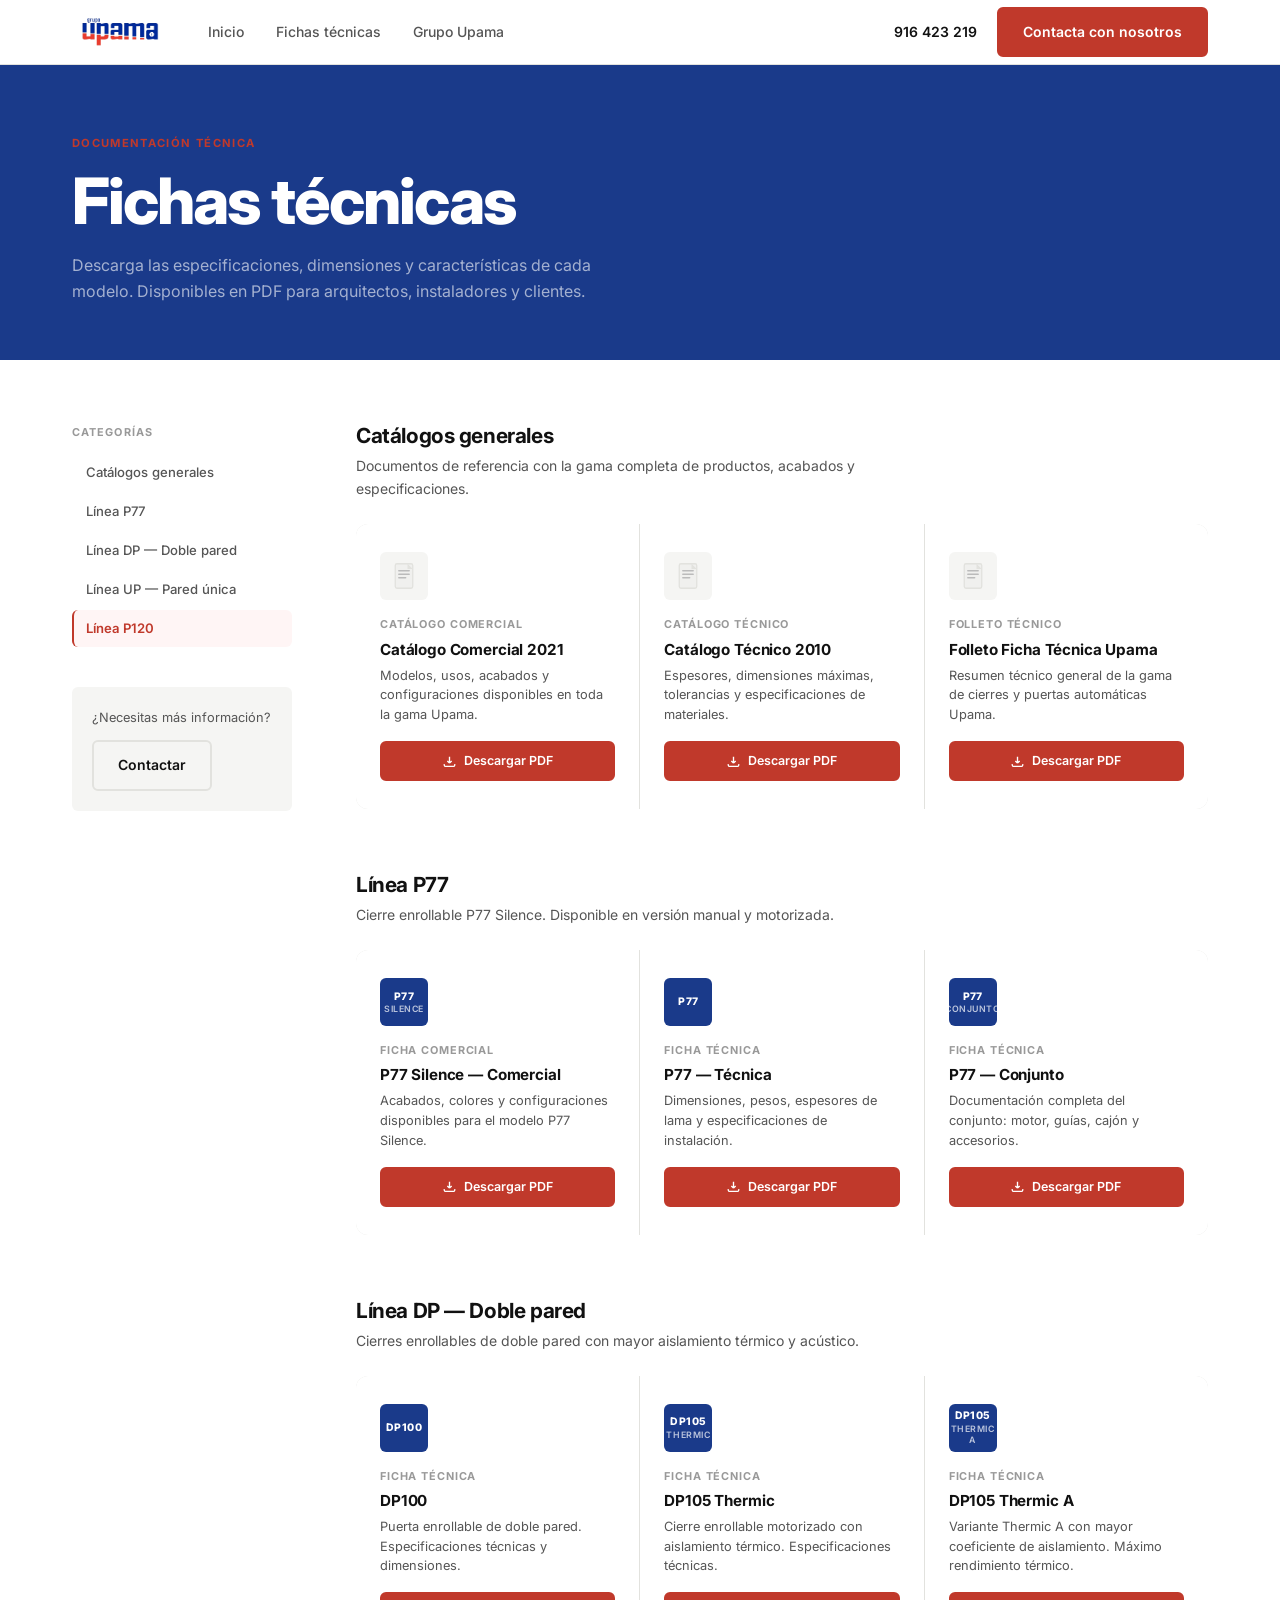
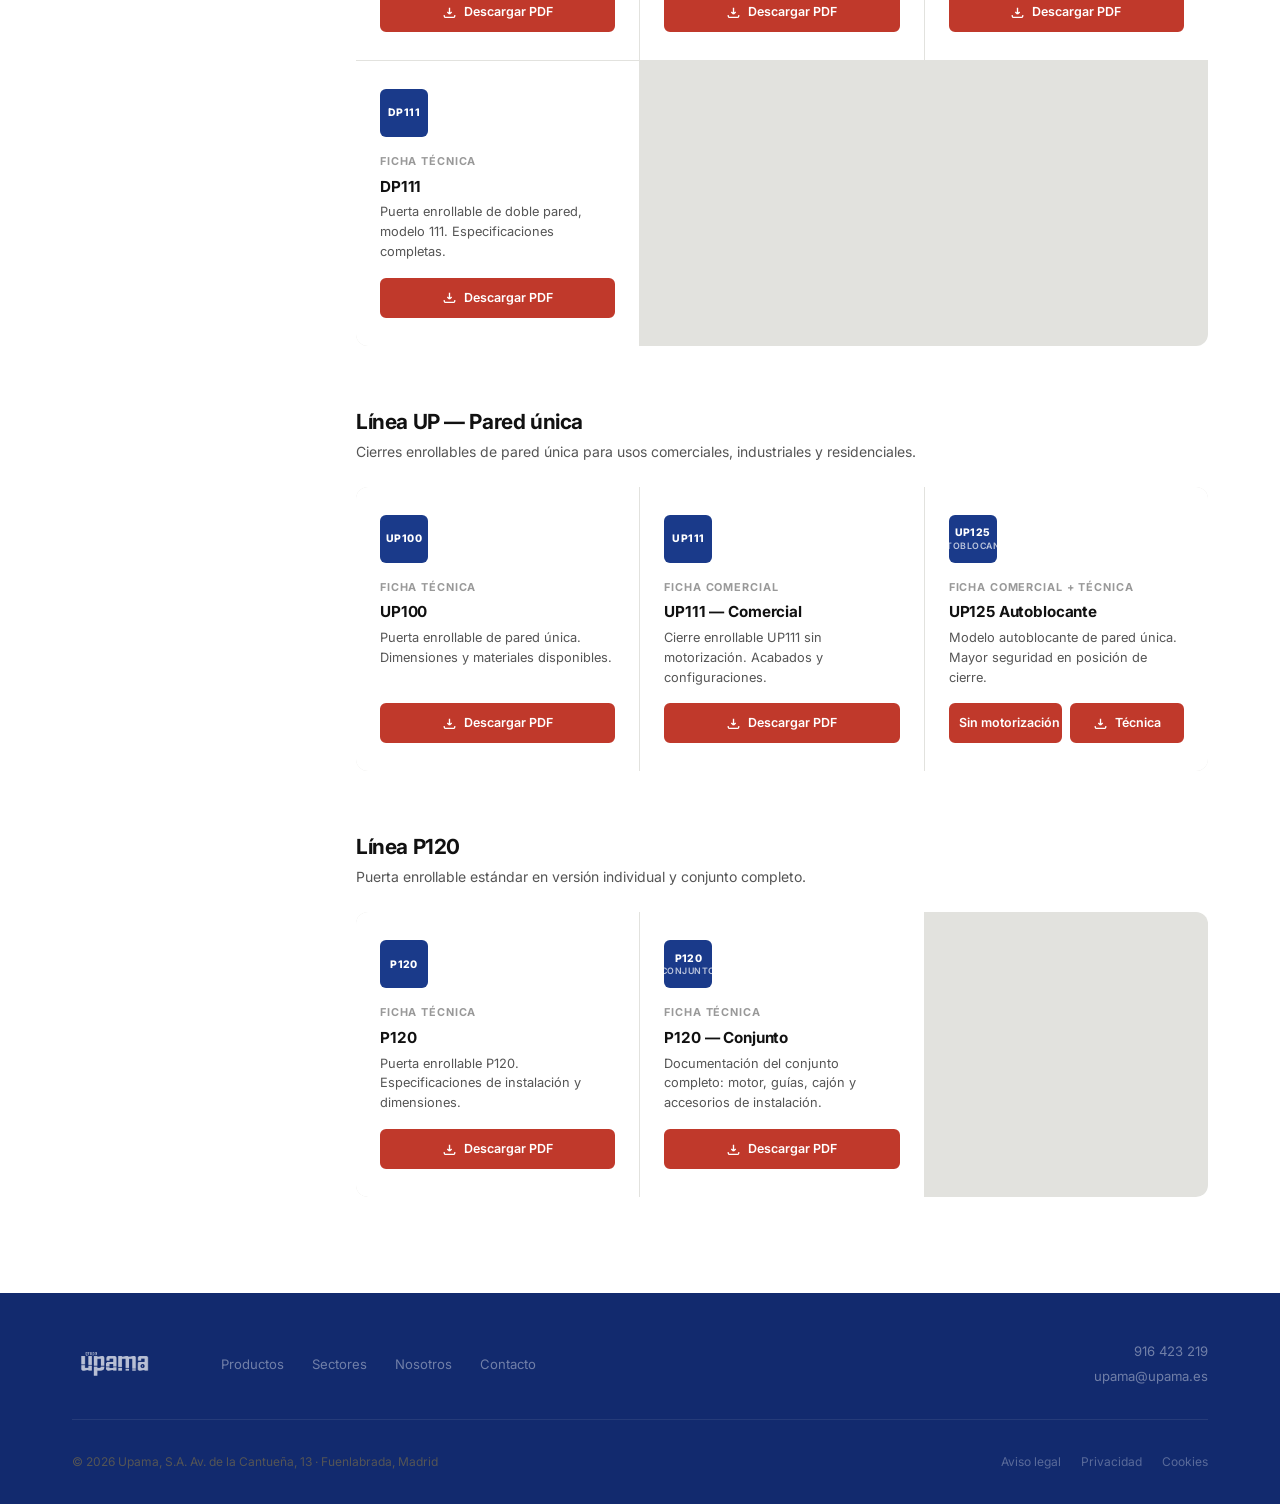
<file: fichas-tecnicas.html>
<!DOCTYPE html>
<html lang="es">
<head>
  <meta charset="UTF-8" />
  <meta name="viewport" content="width=device-width, initial-scale=1.0" />
  <title>Fichas técnicas — Upama</title>
  <meta name="description" content="Documentación técnica y comercial de los cierres metálicos y puertas automáticas Upama. Fichas técnicas, catálogos y especificaciones en PDF." />
  <link rel="preconnect" href="https://fonts.googleapis.com" />
  <link rel="preconnect" href="https://fonts.gstatic.com" crossorigin />
  <link href="https://fonts.googleapis.com/css2?family=Inter:ital,wght@0,400;0,500;0,600;0,700;0,800;1,400&display=swap" rel="stylesheet" />
  <link rel="stylesheet" href="styles.css" />
  <link rel="stylesheet" href="fichas.css" />
</head>
<body>

  <!-- NAV -->
  <header class="nav">
    <div class="container nav__inner">
      <a href="index.html" class="logo">
        <img src="logo.png" alt="Upama" class="logo__img" />
      </a>
      <nav class="nav__links" aria-label="Navegación principal">
        <a href="index.html">Inicio</a>
        <a href="fichas-tecnicas.html">Fichas técnicas</a>
        <a href="grupo-upama.html">Grupo Upama</a>
        <a href="index.html#contacto" class="btn btn--red nav__mobile-cta">Contacta con nosotros</a>
      </nav>
      <div class="nav__right">
        <a href="tel:+34916423219" class="nav__tel">916 423 219</a>
        <a href="index.html#contacto" class="btn btn--red">Contacta con nosotros</a>
      </div>
      <button class="nav__burger" aria-label="Menú" onclick="this.parentElement.parentElement.classList.toggle('nav--open')">
        <span></span><span></span><span></span>
      </button>
    </div>
  </header>

  <!-- ENCABEZADO -->
  <section class="fichas-hero">
    <div class="container">
      <p class="label label--red">Documentación técnica</p>
      <h1>Fichas técnicas</h1>
      <p class="fichas-hero__desc">Descarga las especificaciones, dimensiones y características de cada modelo. Disponibles en PDF para arquitectos, instaladores y clientes.</p>
    </div>
  </section>

  <!-- CONTENIDO -->
  <main class="fichas-main">
    <div class="container fichas-layout">

      <!-- SIDEBAR -->
      <aside class="fichas-sidebar">
        <p class="sidebar__label">Categorías</p>
        <nav class="sidebar__nav">
          <a href="#catalogos"  class="sidebar__link sidebar__link--active">Catálogos generales</a>
          <a href="#linea-p77"  class="sidebar__link">Línea P77</a>
          <a href="#linea-dp"   class="sidebar__link">Línea DP — Doble pared</a>
          <a href="#linea-up"   class="sidebar__link">Línea UP — Pared única</a>
          <a href="#linea-p120" class="sidebar__link">Línea P120</a>
        </nav>
        <div class="sidebar__contact">
          <p>¿Necesitas más información?</p>
          <a href="index.html#contacto" class="btn btn--outline">Contactar</a>
        </div>
      </aside>

      <!-- FICHAS -->
      <div class="fichas-content">

        <!-- CATÁLOGOS GENERALES -->
        <section class="fichas-group" id="catalogos">
          <h2 class="fichas-group__title">Catálogos generales</h2>
          <p class="fichas-group__desc">Documentos de referencia con la gama completa de productos, acabados y especificaciones.</p>
          <div class="fichas-grid">

            <div class="ficha-card">
              <div class="ficha-card__icon">
                <svg width="28" height="28" viewBox="0 0 32 32" fill="none"><rect x="6" y="2" width="20" height="28" rx="2" fill="#f0f0ee" stroke="#e2e2de" stroke-width="1.5"/><path d="M10 10h12M10 14h12M10 18h8" stroke="#bbb" stroke-width="1.5" stroke-linecap="round"/><path d="M20 2v6h6" fill="#e2e2de"/></svg>
              </div>
              <div class="ficha-card__body">
                <span class="ficha-card__type">Catálogo comercial</span>
                <h3 class="ficha-card__name">Catálogo Comercial 2021</h3>
                <p class="ficha-card__desc">Modelos, usos, acabados y configuraciones disponibles en toda la gama Upama.</p>
              </div>
              <div class="ficha-card__actions">
                <a href="fichas/CATALOGO COMERCIAL UPAMA 2021.pdf" class="btn btn--red" target="_blank" rel="noopener">
                  <svg width="13" height="13" viewBox="0 0 24 24" fill="none" stroke="currentColor" stroke-width="2.5"><path d="M12 15V3m0 12l-4-4m4 4l4-4M2 17l.621 2.485A2 2 0 004.561 21h14.878a2 2 0 001.94-1.515L22 17"/></svg>
                  Descargar PDF
                </a>
              </div>
            </div>

            <div class="ficha-card">
              <div class="ficha-card__icon">
                <svg width="28" height="28" viewBox="0 0 32 32" fill="none"><rect x="6" y="2" width="20" height="28" rx="2" fill="#f0f0ee" stroke="#e2e2de" stroke-width="1.5"/><path d="M10 10h12M10 14h12M10 18h8" stroke="#bbb" stroke-width="1.5" stroke-linecap="round"/><path d="M20 2v6h6" fill="#e2e2de"/></svg>
              </div>
              <div class="ficha-card__body">
                <span class="ficha-card__type">Catálogo técnico</span>
                <h3 class="ficha-card__name">Catálogo Técnico 2010</h3>
                <p class="ficha-card__desc">Espesores, dimensiones máximas, tolerancias y especificaciones de materiales.</p>
              </div>
              <div class="ficha-card__actions">
                <a href="fichas/Catalogo Tecnico 2010.pdf" class="btn btn--red" target="_blank" rel="noopener">
                  <svg width="13" height="13" viewBox="0 0 24 24" fill="none" stroke="currentColor" stroke-width="2.5"><path d="M12 15V3m0 12l-4-4m4 4l4-4M2 17l.621 2.485A2 2 0 004.561 21h14.878a2 2 0 001.94-1.515L22 17"/></svg>
                  Descargar PDF
                </a>
              </div>
            </div>

            <div class="ficha-card">
              <div class="ficha-card__icon">
                <svg width="28" height="28" viewBox="0 0 32 32" fill="none"><rect x="6" y="2" width="20" height="28" rx="2" fill="#f0f0ee" stroke="#e2e2de" stroke-width="1.5"/><path d="M10 10h12M10 14h12M10 18h8" stroke="#bbb" stroke-width="1.5" stroke-linecap="round"/><path d="M20 2v6h6" fill="#e2e2de"/></svg>
              </div>
              <div class="ficha-card__body">
                <span class="ficha-card__type">Folleto técnico</span>
                <h3 class="ficha-card__name">Folleto Ficha Técnica Upama</h3>
                <p class="ficha-card__desc">Resumen técnico general de la gama de cierres y puertas automáticas Upama.</p>
              </div>
              <div class="ficha-card__actions">
                <a href="fichas/FOLLETO_FICHA TÉCNICA_UPAMA.pdf" class="btn btn--red" target="_blank" rel="noopener">
                  <svg width="13" height="13" viewBox="0 0 24 24" fill="none" stroke="currentColor" stroke-width="2.5"><path d="M12 15V3m0 12l-4-4m4 4l4-4M2 17l.621 2.485A2 2 0 004.561 21h14.878a2 2 0 001.94-1.515L22 17"/></svg>
                  Descargar PDF
                </a>
              </div>
            </div>

          </div>
        </section>

        <!-- LÍNEA P77 -->
        <section class="fichas-group" id="linea-p77">
          <h2 class="fichas-group__title">Línea P77</h2>
          <p class="fichas-group__desc">Cierre enrollable P77 Silence. Disponible en versión manual y motorizada.</p>
          <div class="fichas-grid">

            <div class="ficha-card">
              <div class="ficha-card__icon ficha-card__icon--blue">
                <span class="ficha-card__model">P77<br/><small>Silence</small></span>
              </div>
              <div class="ficha-card__body">
                <span class="ficha-card__type">Ficha comercial</span>
                <h3 class="ficha-card__name">P77 Silence — Comercial</h3>
                <p class="ficha-card__desc">Acabados, colores y configuraciones disponibles para el modelo P77 Silence.</p>
              </div>
              <div class="ficha-card__actions">
                <a href="fichas/FICHA P-77 SILENCE COMERCIAL.-2.pdf" class="btn btn--red" target="_blank" rel="noopener">
                  <svg width="13" height="13" viewBox="0 0 24 24" fill="none" stroke="currentColor" stroke-width="2.5"><path d="M12 15V3m0 12l-4-4m4 4l4-4M2 17l.621 2.485A2 2 0 004.561 21h14.878a2 2 0 001.94-1.515L22 17"/></svg>
                  Descargar PDF
                </a>
              </div>
            </div>

            <div class="ficha-card">
              <div class="ficha-card__icon ficha-card__icon--blue">
                <span class="ficha-card__model">P77</span>
              </div>
              <div class="ficha-card__body">
                <span class="ficha-card__type">Ficha técnica</span>
                <h3 class="ficha-card__name">P77 — Técnica</h3>
                <p class="ficha-card__desc">Dimensiones, pesos, espesores de lama y especificaciones de instalación.</p>
              </div>
              <div class="ficha-card__actions">
                <a href="fichas/FICHA P-77.pdf" class="btn btn--red" target="_blank" rel="noopener">
                  <svg width="13" height="13" viewBox="0 0 24 24" fill="none" stroke="currentColor" stroke-width="2.5"><path d="M12 15V3m0 12l-4-4m4 4l4-4M2 17l.621 2.485A2 2 0 004.561 21h14.878a2 2 0 001.94-1.515L22 17"/></svg>
                  Descargar PDF
                </a>
              </div>
            </div>

            <div class="ficha-card">
              <div class="ficha-card__icon ficha-card__icon--blue">
                <span class="ficha-card__model">P77<br/><small>Conjunto</small></span>
              </div>
              <div class="ficha-card__body">
                <span class="ficha-card__type">Ficha técnica</span>
                <h3 class="ficha-card__name">P77 — Conjunto</h3>
                <p class="ficha-card__desc">Documentación completa del conjunto: motor, guías, cajón y accesorios.</p>
              </div>
              <div class="ficha-card__actions">
                <a href="fichas/ficha P-77 conjunto.pdf" class="btn btn--red" target="_blank" rel="noopener">
                  <svg width="13" height="13" viewBox="0 0 24 24" fill="none" stroke="currentColor" stroke-width="2.5"><path d="M12 15V3m0 12l-4-4m4 4l4-4M2 17l.621 2.485A2 2 0 004.561 21h14.878a2 2 0 001.94-1.515L22 17"/></svg>
                  Descargar PDF
                </a>
              </div>
            </div>

          </div>
        </section>

        <!-- LÍNEA DP -->
        <section class="fichas-group" id="linea-dp">
          <h2 class="fichas-group__title">Línea DP — Doble pared</h2>
          <p class="fichas-group__desc">Cierres enrollables de doble pared con mayor aislamiento térmico y acústico.</p>
          <div class="fichas-grid">

            <div class="ficha-card">
              <div class="ficha-card__icon ficha-card__icon--blue">
                <span class="ficha-card__model">DP100</span>
              </div>
              <div class="ficha-card__body">
                <span class="ficha-card__type">Ficha técnica</span>
                <h3 class="ficha-card__name">DP100</h3>
                <p class="ficha-card__desc">Puerta enrollable de doble pared. Especificaciones técnicas y dimensiones.</p>
              </div>
              <div class="ficha-card__actions">
                <a href="fichas/FICHA DP-100.pdf" class="btn btn--red" target="_blank" rel="noopener">
                  <svg width="13" height="13" viewBox="0 0 24 24" fill="none" stroke="currentColor" stroke-width="2.5"><path d="M12 15V3m0 12l-4-4m4 4l4-4M2 17l.621 2.485A2 2 0 004.561 21h14.878a2 2 0 001.94-1.515L22 17"/></svg>
                  Descargar PDF
                </a>
              </div>
            </div>

            <div class="ficha-card">
              <div class="ficha-card__icon ficha-card__icon--blue">
                <span class="ficha-card__model">DP105<br/><small>Thermic</small></span>
              </div>
              <div class="ficha-card__body">
                <span class="ficha-card__type">Ficha técnica</span>
                <h3 class="ficha-card__name">DP105 Thermic</h3>
                <p class="ficha-card__desc">Cierre enrollable motorizado con aislamiento térmico. Especificaciones técnicas.</p>
              </div>
              <div class="ficha-card__actions">
                <a href="fichas/FOLLETO_FICHA TÉCNICA_UPAMA.pdf" class="btn btn--red" target="_blank" rel="noopener">
                  <svg width="13" height="13" viewBox="0 0 24 24" fill="none" stroke="currentColor" stroke-width="2.5"><path d="M12 15V3m0 12l-4-4m4 4l4-4M2 17l.621 2.485A2 2 0 004.561 21h14.878a2 2 0 001.94-1.515L22 17"/></svg>
                  Descargar PDF
                </a>
              </div>
            </div>

            <div class="ficha-card">
              <div class="ficha-card__icon ficha-card__icon--blue">
                <span class="ficha-card__model">DP105<br/><small>Thermic A</small></span>
              </div>
              <div class="ficha-card__body">
                <span class="ficha-card__type">Ficha técnica</span>
                <h3 class="ficha-card__name">DP105 Thermic A</h3>
                <p class="ficha-card__desc">Variante Thermic A con mayor coeficiente de aislamiento. Máximo rendimiento térmico.</p>
              </div>
              <div class="ficha-card__actions">
                <a href="fichas/Ficha Upama DP105 Thermic A-1.pdf" class="btn btn--red" target="_blank" rel="noopener">
                  <svg width="13" height="13" viewBox="0 0 24 24" fill="none" stroke="currentColor" stroke-width="2.5"><path d="M12 15V3m0 12l-4-4m4 4l4-4M2 17l.621 2.485A2 2 0 004.561 21h14.878a2 2 0 001.94-1.515L22 17"/></svg>
                  Descargar PDF
                </a>
              </div>
            </div>

            <div class="ficha-card">
              <div class="ficha-card__icon ficha-card__icon--blue">
                <span class="ficha-card__model">DP111</span>
              </div>
              <div class="ficha-card__body">
                <span class="ficha-card__type">Ficha técnica</span>
                <h3 class="ficha-card__name">DP111</h3>
                <p class="ficha-card__desc">Puerta enrollable de doble pared, modelo 111. Especificaciones completas.</p>
              </div>
              <div class="ficha-card__actions">
                <a href="fichas/FICHA DP-111.pdf" class="btn btn--red" target="_blank" rel="noopener">
                  <svg width="13" height="13" viewBox="0 0 24 24" fill="none" stroke="currentColor" stroke-width="2.5"><path d="M12 15V3m0 12l-4-4m4 4l4-4M2 17l.621 2.485A2 2 0 004.561 21h14.878a2 2 0 001.94-1.515L22 17"/></svg>
                  Descargar PDF
                </a>
              </div>
            </div>

          </div>
        </section>

        <!-- LÍNEA UP -->
        <section class="fichas-group" id="linea-up">
          <h2 class="fichas-group__title">Línea UP — Pared única</h2>
          <p class="fichas-group__desc">Cierres enrollables de pared única para usos comerciales, industriales y residenciales.</p>
          <div class="fichas-grid">

            <div class="ficha-card">
              <div class="ficha-card__icon ficha-card__icon--blue">
                <span class="ficha-card__model">UP100</span>
              </div>
              <div class="ficha-card__body">
                <span class="ficha-card__type">Ficha técnica</span>
                <h3 class="ficha-card__name">UP100</h3>
                <p class="ficha-card__desc">Puerta enrollable de pared única. Dimensiones y materiales disponibles.</p>
              </div>
              <div class="ficha-card__actions">
                <a href="fichas/FICHA UP-100.pdf" class="btn btn--red" target="_blank" rel="noopener">
                  <svg width="13" height="13" viewBox="0 0 24 24" fill="none" stroke="currentColor" stroke-width="2.5"><path d="M12 15V3m0 12l-4-4m4 4l4-4M2 17l.621 2.485A2 2 0 004.561 21h14.878a2 2 0 001.94-1.515L22 17"/></svg>
                  Descargar PDF
                </a>
              </div>
            </div>

            <div class="ficha-card">
              <div class="ficha-card__icon ficha-card__icon--blue">
                <span class="ficha-card__model">UP111</span>
              </div>
              <div class="ficha-card__body">
                <span class="ficha-card__type">Ficha comercial</span>
                <h3 class="ficha-card__name">UP111 — Comercial</h3>
                <p class="ficha-card__desc">Cierre enrollable UP111 sin motorización. Acabados y configuraciones.</p>
              </div>
              <div class="ficha-card__actions">
                <a href="fichas/fichas comerciales  UP-111 M.foto sin motorización-1.pdf" class="btn btn--red" target="_blank" rel="noopener">
                  <svg width="13" height="13" viewBox="0 0 24 24" fill="none" stroke="currentColor" stroke-width="2.5"><path d="M12 15V3m0 12l-4-4m4 4l4-4M2 17l.621 2.485A2 2 0 004.561 21h14.878a2 2 0 001.94-1.515L22 17"/></svg>
                  Descargar PDF
                </a>
              </div>
            </div>

            <div class="ficha-card">
              <div class="ficha-card__icon ficha-card__icon--blue">
                <span class="ficha-card__model">UP125<br/><small>Autoblocante</small></span>
              </div>
              <div class="ficha-card__body">
                <span class="ficha-card__type">Ficha comercial + técnica</span>
                <h3 class="ficha-card__name">UP125 Autoblocante</h3>
                <p class="ficha-card__desc">Modelo autoblocante de pared única. Mayor seguridad en posición de cierre.</p>
              </div>
              <div class="ficha-card__actions">
                <a href="fichas/ficha UP-125 autoblocante.Foto sin motorización.pdf" class="btn btn--red" target="_blank" rel="noopener">
                  <svg width="13" height="13" viewBox="0 0 24 24" fill="none" stroke="currentColor" stroke-width="2.5"><path d="M12 15V3m0 12l-4-4m4 4l4-4M2 17l.621 2.485A2 2 0 004.561 21h14.878a2 2 0 001.94-1.515L22 17"/></svg>
                  Sin motorización
                </a>
                <a href="fichas/FICHA UP-125-1.pdf" class="btn btn--red" target="_blank" rel="noopener">
                  <svg width="13" height="13" viewBox="0 0 24 24" fill="none" stroke="currentColor" stroke-width="2.5"><path d="M12 15V3m0 12l-4-4m4 4l4-4M2 17l.621 2.485A2 2 0 004.561 21h14.878a2 2 0 001.94-1.515L22 17"/></svg>
                  Técnica
                </a>
              </div>
            </div>

          </div>
        </section>

        <!-- LÍNEA P120 -->
        <section class="fichas-group" id="linea-p120">
          <h2 class="fichas-group__title">Línea P120</h2>
          <p class="fichas-group__desc">Puerta enrollable estándar en versión individual y conjunto completo.</p>
          <div class="fichas-grid">

            <div class="ficha-card">
              <div class="ficha-card__icon ficha-card__icon--blue">
                <span class="ficha-card__model">P120</span>
              </div>
              <div class="ficha-card__body">
                <span class="ficha-card__type">Ficha técnica</span>
                <h3 class="ficha-card__name">P120</h3>
                <p class="ficha-card__desc">Puerta enrollable P120. Especificaciones de instalación y dimensiones.</p>
              </div>
              <div class="ficha-card__actions">
                <a href="fichas/FICHA P-120-1.pdf" class="btn btn--red" target="_blank" rel="noopener">
                  <svg width="13" height="13" viewBox="0 0 24 24" fill="none" stroke="currentColor" stroke-width="2.5"><path d="M12 15V3m0 12l-4-4m4 4l4-4M2 17l.621 2.485A2 2 0 004.561 21h14.878a2 2 0 001.94-1.515L22 17"/></svg>
                  Descargar PDF
                </a>
              </div>
            </div>

            <div class="ficha-card">
              <div class="ficha-card__icon ficha-card__icon--blue">
                <span class="ficha-card__model">P120<br/><small>Conjunto</small></span>
              </div>
              <div class="ficha-card__body">
                <span class="ficha-card__type">Ficha técnica</span>
                <h3 class="ficha-card__name">P120 — Conjunto</h3>
                <p class="ficha-card__desc">Documentación del conjunto completo: motor, guías, cajón y accesorios de instalación.</p>
              </div>
              <div class="ficha-card__actions">
                <a href="fichas/ficha P-120 conjunto.pdf" class="btn btn--red" target="_blank" rel="noopener">
                  <svg width="13" height="13" viewBox="0 0 24 24" fill="none" stroke="currentColor" stroke-width="2.5"><path d="M12 15V3m0 12l-4-4m4 4l4-4M2 17l.621 2.485A2 2 0 004.561 21h14.878a2 2 0 001.94-1.515L22 17"/></svg>
                  Descargar PDF
                </a>
              </div>
            </div>

          </div>
        </section>

      </div><!-- /fichas-content -->
    </div><!-- /fichas-layout -->
  </main>

  <!-- FOOTER -->
  <footer class="footer">
    <div class="container footer__inner">
      <div class="footer__top">
        <a href="index.html" class="logo">
          <img src="logo.png" alt="Upama" class="logo__img logo__img--footer" />
        </a>
        <nav class="footer__nav">
          <a href="index.html#productos">Productos</a>
          <a href="index.html#sectores">Sectores</a>
          <a href="index.html#nosotros">Nosotros</a>
          <a href="index.html#contacto">Contacto</a>
        </nav>
        <div class="footer__contact">
          <a href="tel:+34916423219">916 423 219</a>
          <a href="mailto:upama@upama.es">upama@upama.es</a>
        </div>
      </div>
      <div class="footer__bottom">
        <p>© 2026 Upama, S.A. Av. de la Cantueña, 13 · Fuenlabrada, Madrid</p>
        <div class="footer__legal">
          <a href="aviso-legal.html">Aviso legal</a>
          <a href="politica-de-privacidad.html">Privacidad</a>
          <a href="#">Cookies</a>
        </div>
      </div>
    </div>
  </footer>

  <script>
    const groups  = document.querySelectorAll('.fichas-group');
    const links   = document.querySelectorAll('.sidebar__link');
    const observer = new IntersectionObserver(entries => {
      entries.forEach(e => {
        if (e.isIntersecting) {
          links.forEach(l => l.classList.remove('sidebar__link--active'));
          const active = document.querySelector(`.sidebar__link[href="#${e.target.id}"]`);
          if (active) active.classList.add('sidebar__link--active');
        }
      });
    }, { rootMargin: '-20% 0px -70% 0px' });
    groups.forEach(g => observer.observe(g));
  </script>

</body>
</html>
</file>
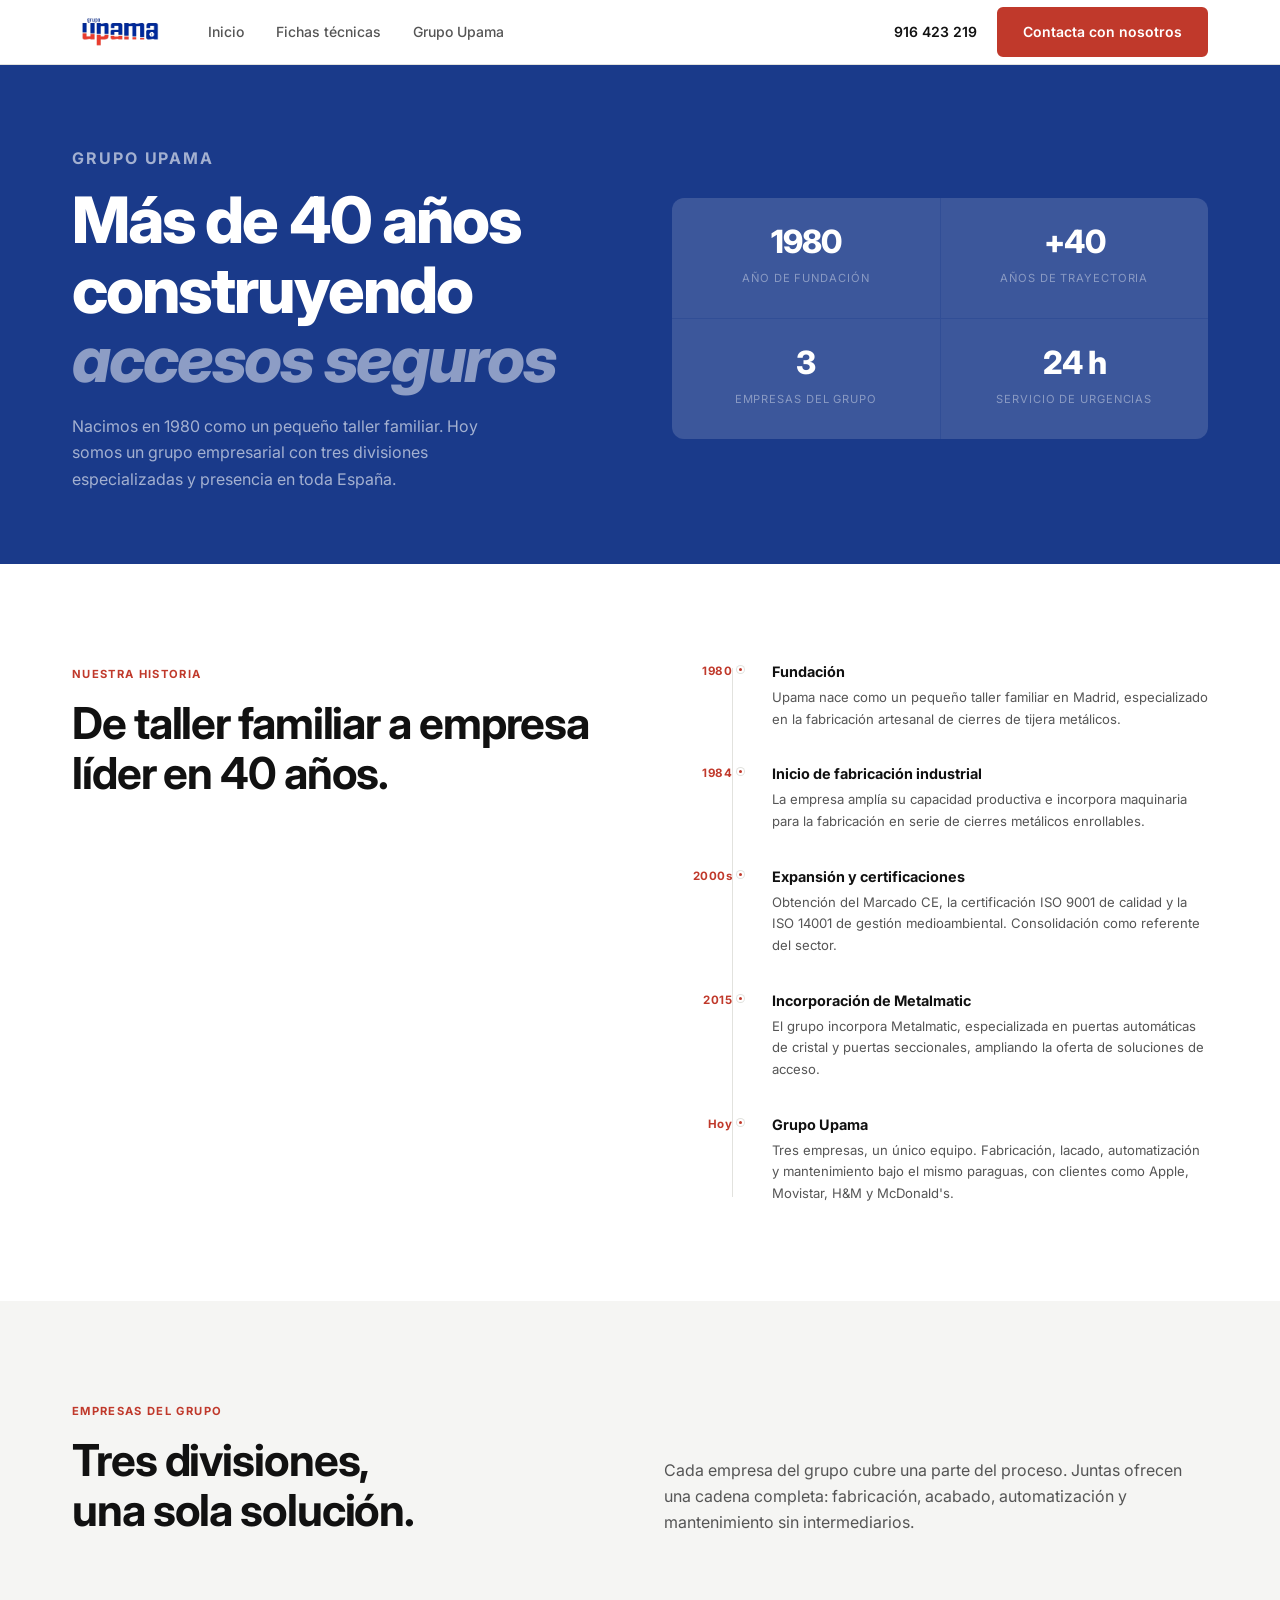
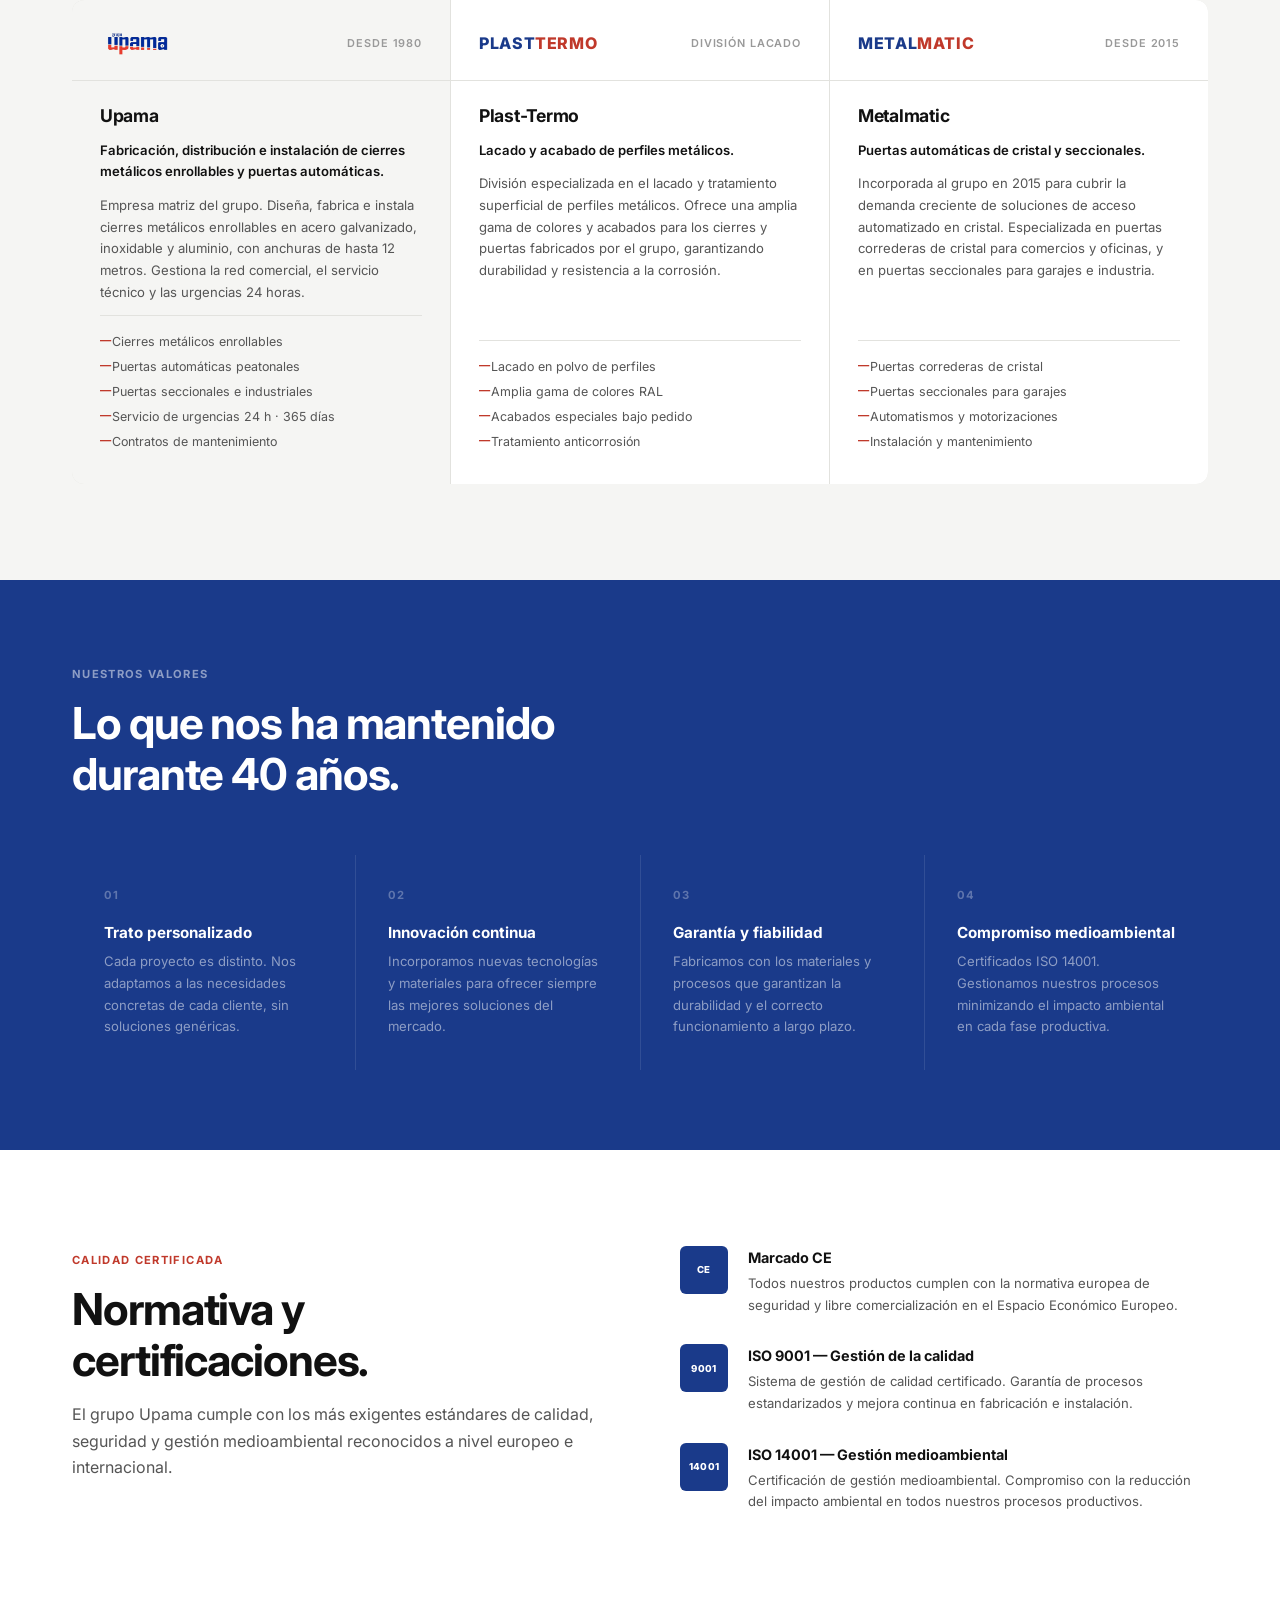
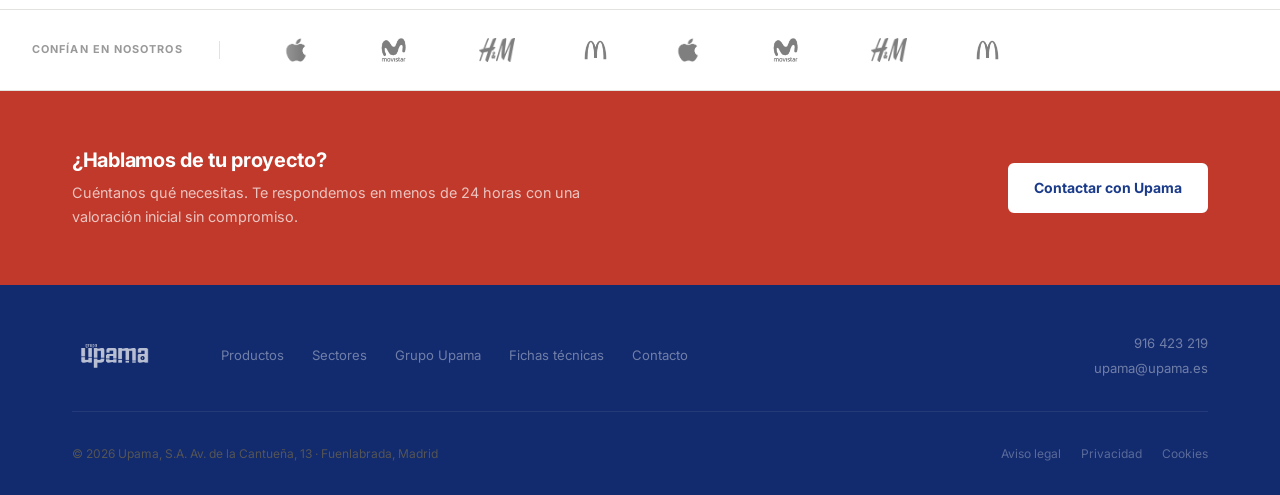
<file: grupo-upama.html>
<!DOCTYPE html>
<html lang="es">
<head>
  <meta charset="UTF-8" />
  <meta name="viewport" content="width=device-width, initial-scale=1.0" />
  <title>Grupo Upama — Quiénes somos</title>
  <meta name="description" content="Más de 40 años fabricando cierres metálicos y puertas automáticas. Conoce la historia, valores y empresas del Grupo Upama: Plast-Termo y Metalmatic." />
  <link rel="preconnect" href="https://fonts.googleapis.com" />
  <link rel="preconnect" href="https://fonts.gstatic.com" crossorigin />
  <link href="https://fonts.googleapis.com/css2?family=Inter:ital,wght@0,400;0,500;0,600;0,700;0,800;1,400&display=swap" rel="stylesheet" />
  <link rel="stylesheet" href="styles.css" />
  <link rel="stylesheet" href="grupo.css" />
</head>
<body>

  <!-- NAV -->
  <header class="nav">
    <div class="container nav__inner">
      <a href="index.html" class="logo">
        <img src="logo.png" alt="Upama" class="logo__img" />
      </a>
      <nav class="nav__links" aria-label="Navegación principal">
        <a href="index.html">Inicio</a>
        <a href="fichas-tecnicas.html">Fichas técnicas</a>
        <a href="grupo-upama.html">Grupo Upama</a>
        <a href="index.html#contacto" class="btn btn--red nav__mobile-cta">Contacta con nosotros</a>
      </nav>
      <div class="nav__right">
        <a href="tel:+34916423219" class="nav__tel">916 423 219</a>
        <a href="index.html#contacto" class="btn btn--red">Contacta con nosotros</a>
      </div>
      <button class="nav__burger" aria-label="Menú" onclick="this.parentElement.parentElement.classList.toggle('nav--open')">
        <span></span><span></span><span></span>
      </button>
    </div>
  </header>

  <!-- HERO -->
  <section class="grupo-hero">
    <div class="container">
      <div class="grupo-hero__inner">
        <div class="grupo-hero__left">
          <p class="label label--red">Grupo Upama</p>
          <h1>Más de 40 años<br />construyendo<br /><em>accesos seguros</em></h1>
          <p>Nacimos en 1980 como un pequeño taller familiar. Hoy somos un grupo empresarial con tres divisiones especializadas y presencia en toda España.</p>
        </div>
        <div class="grupo-hero__right">
          <div class="grupo-hero__cifras">
            <div class="cifra">
              <strong>1980</strong>
              <span>Año de fundación</span>
            </div>
            <div class="cifra">
              <strong>+40</strong>
              <span>Años de trayectoria</span>
            </div>
            <div class="cifra">
              <strong>3</strong>
              <span>Empresas del grupo</span>
            </div>
            <div class="cifra">
              <strong>24 h</strong>
              <span>Servicio de urgencias</span>
            </div>
          </div>
        </div>
      </div>
    </div>
  </section>

  <!-- HISTORIA -->
  <section class="section" id="historia">
    <div class="container historia">
      <div class="historia__left">
        <span class="label label--red">Nuestra historia</span>
        <h2>De taller familiar a empresa líder en 40 años.</h2>
      </div>
      <div class="historia__right">
        <div class="historia__timeline">
          <div class="hito">
            <span class="hito__year">1980</span>
            <div class="hito__content">
              <strong>Fundación</strong>
              <p>Upama nace como un pequeño taller familiar en Madrid, especializado en la fabricación artesanal de cierres de tijera metálicos.</p>
            </div>
          </div>
          <div class="hito">
            <span class="hito__year">1984</span>
            <div class="hito__content">
              <strong>Inicio de fabricación industrial</strong>
              <p>La empresa amplía su capacidad productiva e incorpora maquinaria para la fabricación en serie de cierres metálicos enrollables.</p>
            </div>
          </div>
          <div class="hito">
            <span class="hito__year">2000s</span>
            <div class="hito__content">
              <strong>Expansión y certificaciones</strong>
              <p>Obtención del Marcado CE, la certificación ISO 9001 de calidad y la ISO 14001 de gestión medioambiental. Consolidación como referente del sector.</p>
            </div>
          </div>
          <div class="hito">
            <span class="hito__year">2015</span>
            <div class="hito__content">
              <strong>Incorporación de Metalmatic</strong>
              <p>El grupo incorpora Metalmatic, especializada en puertas automáticas de cristal y puertas seccionales, ampliando la oferta de soluciones de acceso.</p>
            </div>
          </div>
          <div class="hito">
            <span class="hito__year">Hoy</span>
            <div class="hito__content">
              <strong>Grupo Upama</strong>
              <p>Tres empresas, un único equipo. Fabricación, lacado, automatización y mantenimiento bajo el mismo paraguas, con clientes como Apple, Movistar, H&M y McDonald's.</p>
            </div>
          </div>
        </div>
      </div>
    </div>
  </section>

  <!-- EMPRESAS DEL GRUPO -->
  <section class="section section--light" id="empresas">
    <div class="container">
      <div class="section__intro">
        <div class="section__intro-left">
          <span class="label label--red">Empresas del grupo</span>
          <h2>Tres divisiones,<br />una sola solución.</h2>
        </div>
        <div class="section__intro-right">
          <p>Cada empresa del grupo cubre una parte del proceso. Juntas ofrecen una cadena completa: fabricación, acabado, automatización y mantenimiento sin intermediarios.</p>
        </div>
      </div>

      <div class="empresas">

        <div class="empresa empresa--main">
          <div class="empresa__header">
            <div class="empresa__logo-area">
              <img src="logo.png" alt="Upama" class="empresa__logo" />
            </div>
            <span class="empresa__since">Desde 1980</span>
          </div>
          <div class="empresa__body">
            <h3>Upama</h3>
            <p class="empresa__tagline">Fabricación, distribución e instalación de cierres metálicos enrollables y puertas automáticas.</p>
            <p>Empresa matriz del grupo. Diseña, fabrica e instala cierres metálicos enrollables en acero galvanizado, inoxidable y aluminio, con anchuras de hasta 12 metros. Gestiona la red comercial, el servicio técnico y las urgencias 24 horas.</p>
            <ul class="empresa__servicios">
              <li>Cierres metálicos enrollables</li>
              <li>Puertas automáticas peatonales</li>
              <li>Puertas seccionales e industriales</li>
              <li>Servicio de urgencias 24 h · 365 días</li>
              <li>Contratos de mantenimiento</li>
            </ul>
          </div>
        </div>

        <div class="empresa">
          <div class="empresa__header">
            <div class="empresa__logo-area empresa__logo-area--text">
              <span class="empresa__wordmark">PLAST<span>TERMO</span></span>
            </div>
            <span class="empresa__since">División lacado</span>
          </div>
          <div class="empresa__body">
            <h3>Plast-Termo</h3>
            <p class="empresa__tagline">Lacado y acabado de perfiles metálicos.</p>
            <p>División especializada en el lacado y tratamiento superficial de perfiles metálicos. Ofrece una amplia gama de colores y acabados para los cierres y puertas fabricados por el grupo, garantizando durabilidad y resistencia a la corrosión.</p>
            <ul class="empresa__servicios">
              <li>Lacado en polvo de perfiles</li>
              <li>Amplia gama de colores RAL</li>
              <li>Acabados especiales bajo pedido</li>
              <li>Tratamiento anticorrosión</li>
            </ul>
          </div>
        </div>

        <div class="empresa">
          <div class="empresa__header">
            <div class="empresa__logo-area empresa__logo-area--text">
              <span class="empresa__wordmark">METAL<span>MATIC</span></span>
            </div>
            <span class="empresa__since">Desde 2015</span>
          </div>
          <div class="empresa__body">
            <h3>Metalmatic</h3>
            <p class="empresa__tagline">Puertas automáticas de cristal y seccionales.</p>
            <p>Incorporada al grupo en 2015 para cubrir la demanda creciente de soluciones de acceso automatizado en cristal. Especializada en puertas correderas de cristal para comercios y oficinas, y en puertas seccionales para garajes e industria.</p>
            <ul class="empresa__servicios">
              <li>Puertas correderas de cristal</li>
              <li>Puertas seccionales para garajes</li>
              <li>Automatismos y motorizaciones</li>
              <li>Instalación y mantenimiento</li>
            </ul>
          </div>
        </div>

      </div>
    </div>
  </section>

  <!-- VALORES -->
  <section class="sectores" id="valores">
    <div class="container">
      <div class="sectores__head">
        <span class="label label--white">Nuestros valores</span>
        <h2>Lo que nos ha mantenido<br />durante 40 años.</h2>
      </div>
      <div class="sectores__list">
        <div class="sector">
          <span class="sector__num">01</span>
          <div>
            <strong>Trato personalizado</strong>
            <p>Cada proyecto es distinto. Nos adaptamos a las necesidades concretas de cada cliente, sin soluciones genéricas.</p>
          </div>
        </div>
        <div class="sector">
          <span class="sector__num">02</span>
          <div>
            <strong>Innovación continua</strong>
            <p>Incorporamos nuevas tecnologías y materiales para ofrecer siempre las mejores soluciones del mercado.</p>
          </div>
        </div>
        <div class="sector">
          <span class="sector__num">03</span>
          <div>
            <strong>Garantía y fiabilidad</strong>
            <p>Fabricamos con los materiales y procesos que garantizan la durabilidad y el correcto funcionamiento a largo plazo.</p>
          </div>
        </div>
        <div class="sector">
          <span class="sector__num">04</span>
          <div>
            <strong>Compromiso medioambiental</strong>
            <p>Certificados ISO 14001. Gestionamos nuestros procesos minimizando el impacto ambiental en cada fase productiva.</p>
          </div>
        </div>
      </div>
    </div>
  </section>

  <!-- CERTIFICACIONES -->
  <section class="section" id="certificaciones">
    <div class="container certs">
      <div class="certs__left">
        <span class="label label--red">Calidad certificada</span>
        <h2>Normativa y certificaciones.</h2>
        <p>El grupo Upama cumple con los más exigentes estándares de calidad, seguridad y gestión medioambiental reconocidos a nivel europeo e internacional.</p>
      </div>
      <div class="certs__right">
        <div class="cert">
          <div class="cert__badge">CE</div>
          <div>
            <strong>Marcado CE</strong>
            <p>Todos nuestros productos cumplen con la normativa europea de seguridad y libre comercialización en el Espacio Económico Europeo.</p>
          </div>
        </div>
        <div class="cert">
          <div class="cert__badge">9001</div>
          <div>
            <strong>ISO 9001 — Gestión de la calidad</strong>
            <p>Sistema de gestión de calidad certificado. Garantía de procesos estandarizados y mejora continua en fabricación e instalación.</p>
          </div>
        </div>
        <div class="cert">
          <div class="cert__badge">14001</div>
          <div>
            <strong>ISO 14001 — Gestión medioambiental</strong>
            <p>Certificación de gestión medioambiental. Compromiso con la reducción del impacto ambiental en todos nuestros procesos productivos.</p>
          </div>
        </div>
      </div>
    </div>
  </section>

  <!-- CLIENTES -->
  <section class="clientes">
    <div class="clientes__label-wrap">
      <p class="clientes__label">Confían en nosotros</p>
    </div>
    <div class="clientes__ticker-wrap">
      <div class="clientes__track">
        <img class="cliente-logo" src="images/apple.webp"     alt="Apple" />
        <img class="cliente-logo" src="images/movistar.webp"  alt="Movistar" />
        <img class="cliente-logo" src="images/hm.webp"        alt="H&M" />
        <img class="cliente-logo" src="images/mcdonalds.webp" alt="McDonald's" />
        <img class="cliente-logo" src="images/apple.webp"     alt="" aria-hidden="true" />
        <img class="cliente-logo" src="images/movistar.webp"  alt="" aria-hidden="true" />
        <img class="cliente-logo" src="images/hm.webp"        alt="" aria-hidden="true" />
        <img class="cliente-logo" src="images/mcdonalds.webp" alt="" aria-hidden="true" />
      </div>
    </div>
  </section>

  <!-- CTA CONTACTO -->
  <section class="manto">
    <div class="container manto__inner">
      <div class="manto__text">
        <h3>¿Hablamos de tu proyecto?</h3>
        <p>Cuéntanos qué necesitas. Te respondemos en menos de 24 horas con una valoración inicial sin compromiso.</p>
      </div>
      <a href="index.html#contacto" class="btn btn--white">Contactar con Upama</a>
    </div>
  </section>

  <!-- FOOTER -->
  <footer class="footer">
    <div class="container footer__inner">
      <div class="footer__top">
        <a href="index.html" class="logo">
          <img src="logo.png" alt="Upama" class="logo__img logo__img--footer" />
        </a>
        <nav class="footer__nav">
          <a href="index.html#productos">Productos</a>
          <a href="index.html#sectores">Sectores</a>
          <a href="grupo-upama.html">Grupo Upama</a>
          <a href="fichas-tecnicas.html">Fichas técnicas</a>
          <a href="index.html#contacto">Contacto</a>
        </nav>
        <div class="footer__contact">
          <a href="tel:+34916423219">916 423 219</a>
          <a href="mailto:upama@upama.es">upama@upama.es</a>
        </div>
      </div>
      <div class="footer__bottom">
        <p>© 2026 Upama, S.A. Av. de la Cantueña, 13 · Fuenlabrada, Madrid</p>
        <div class="footer__legal">
          <a href="aviso-legal.html">Aviso legal</a>
          <a href="politica-de-privacidad.html">Privacidad</a>
          <a href="#">Cookies</a>
        </div>
      </div>
    </div>
  </footer>

</body>
</html>
</file>
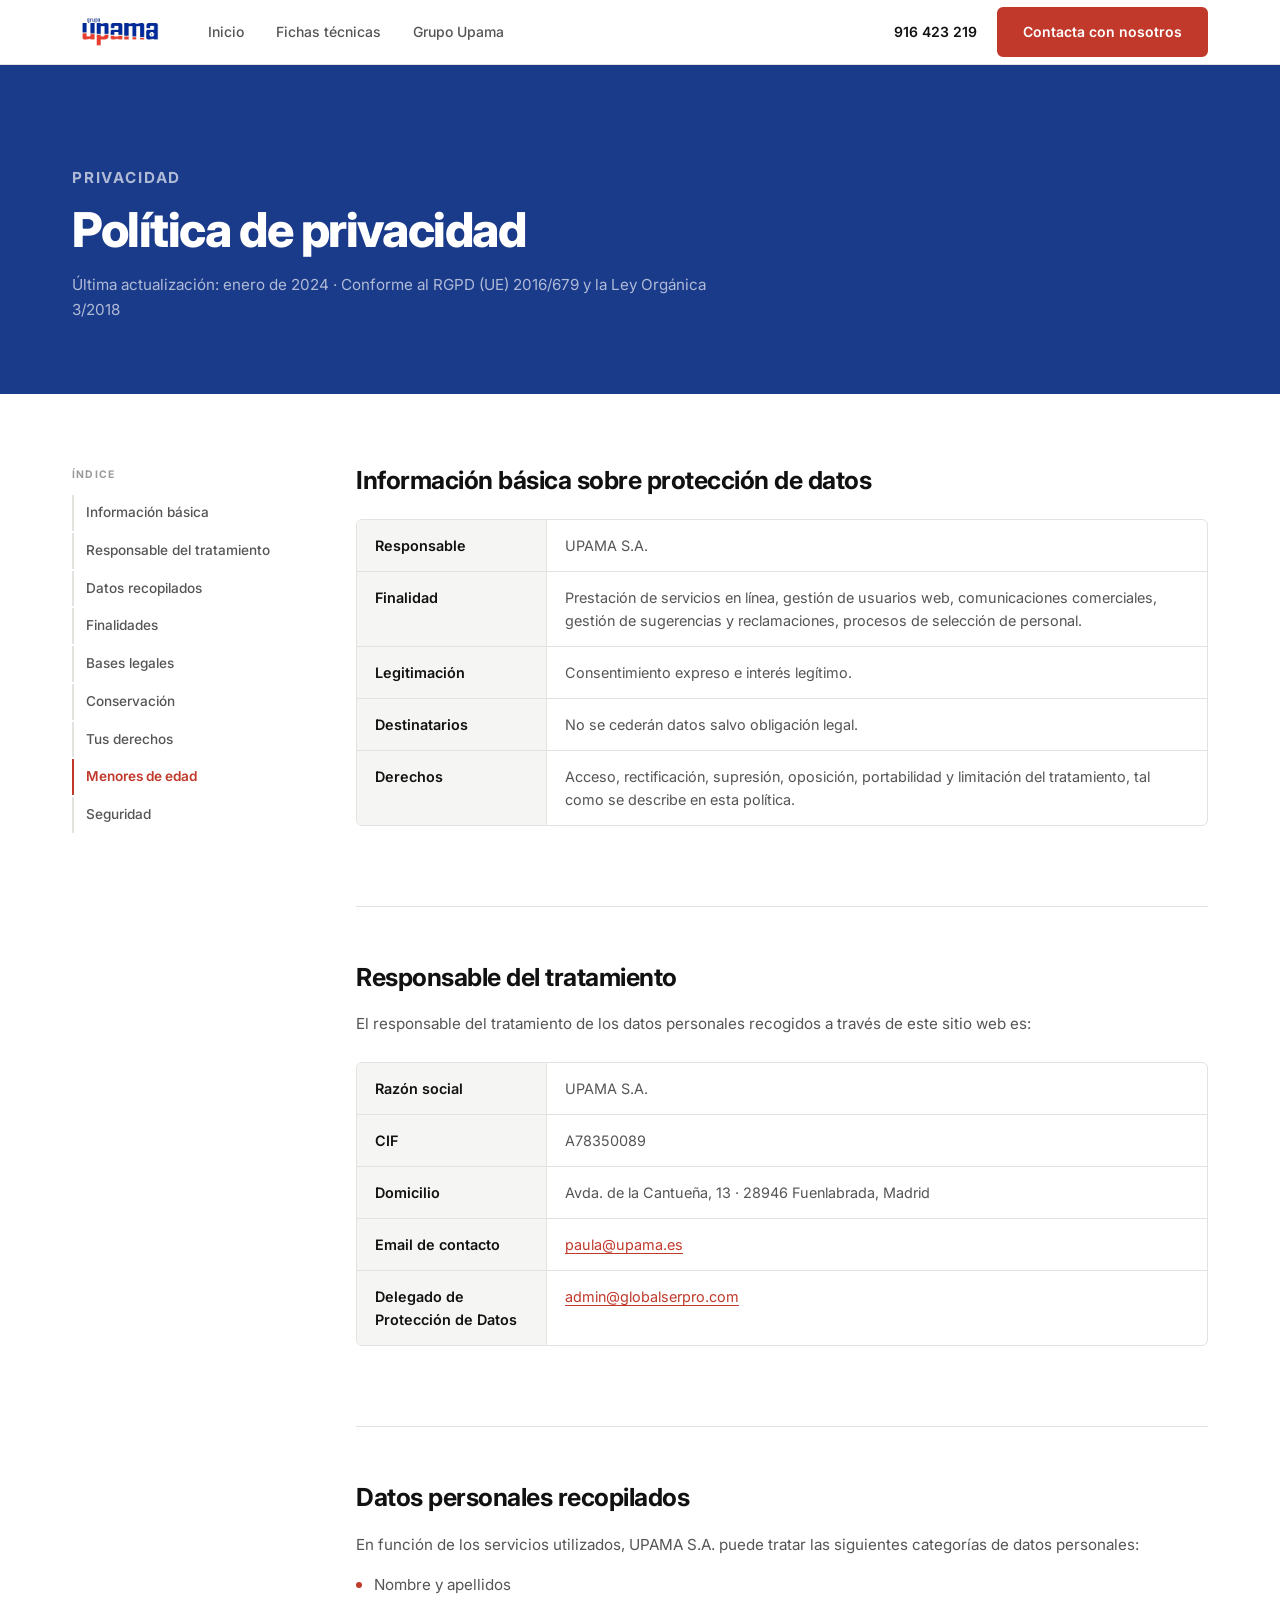
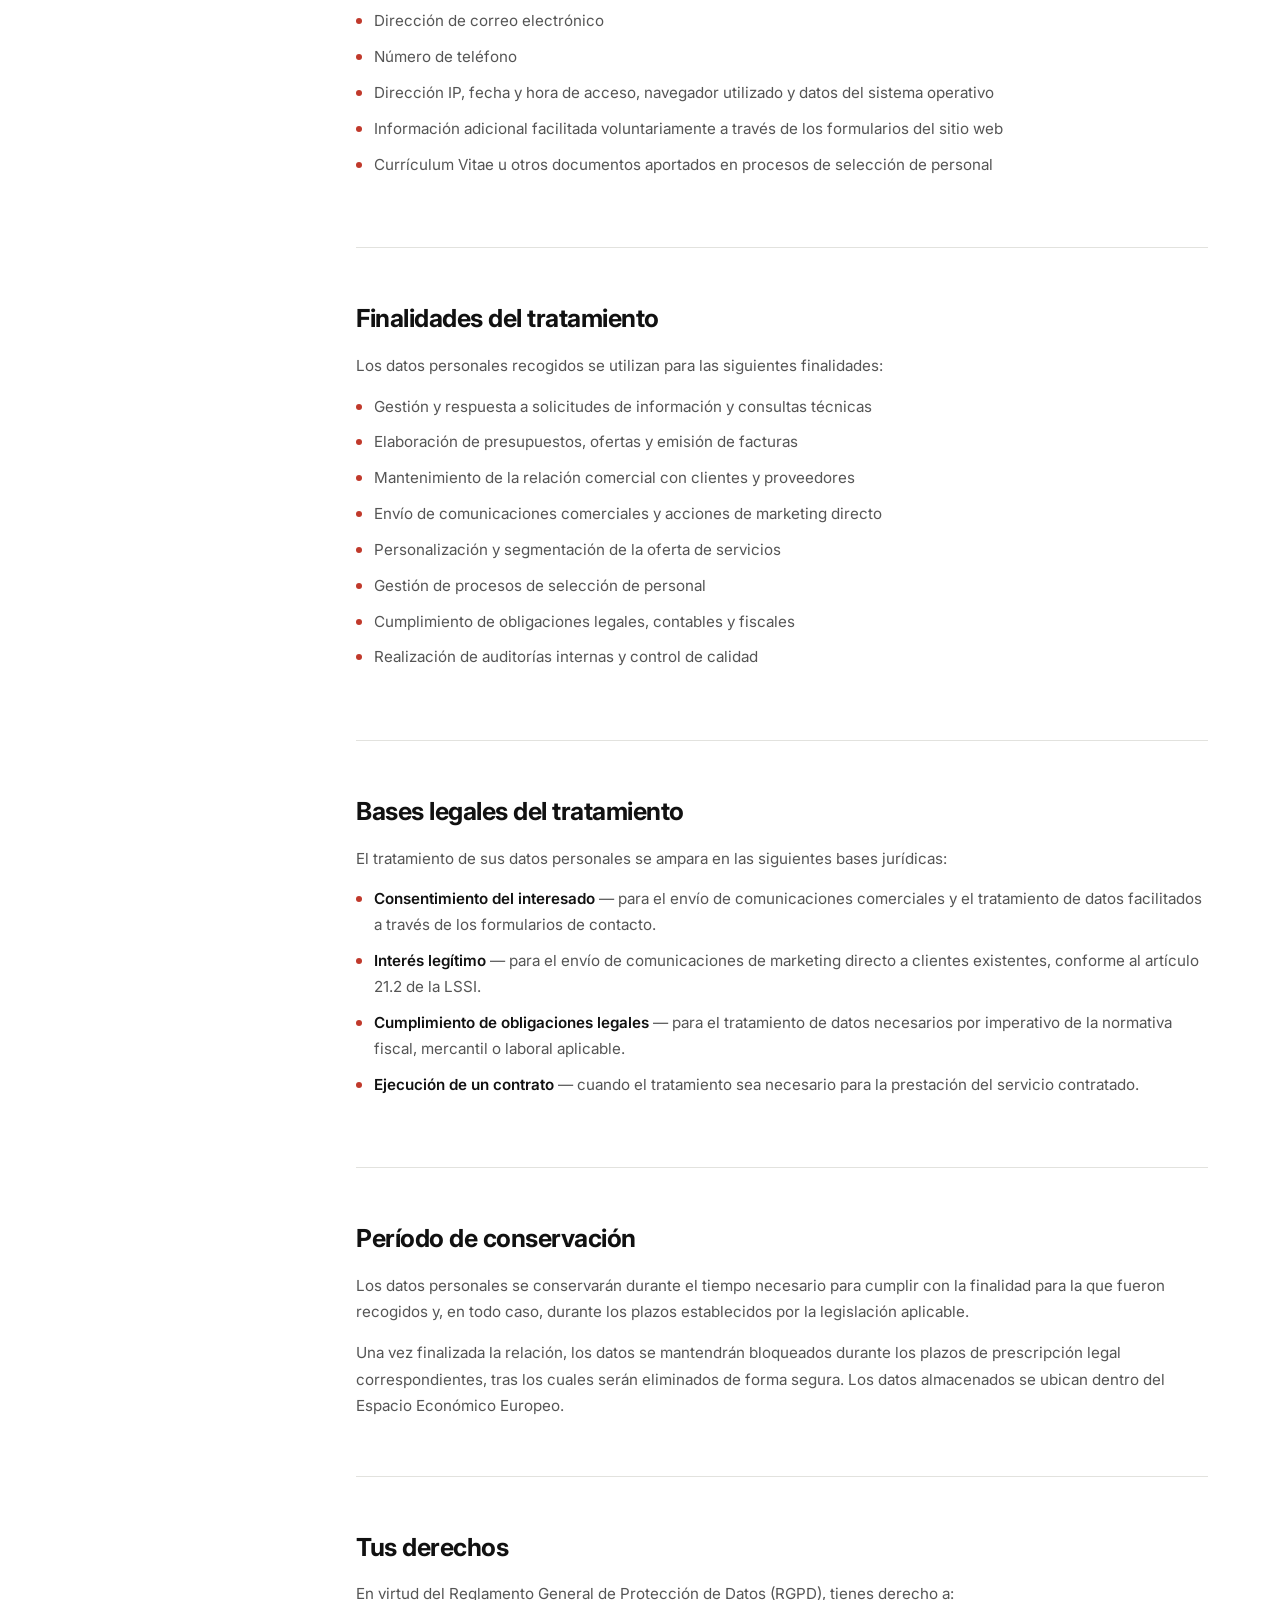
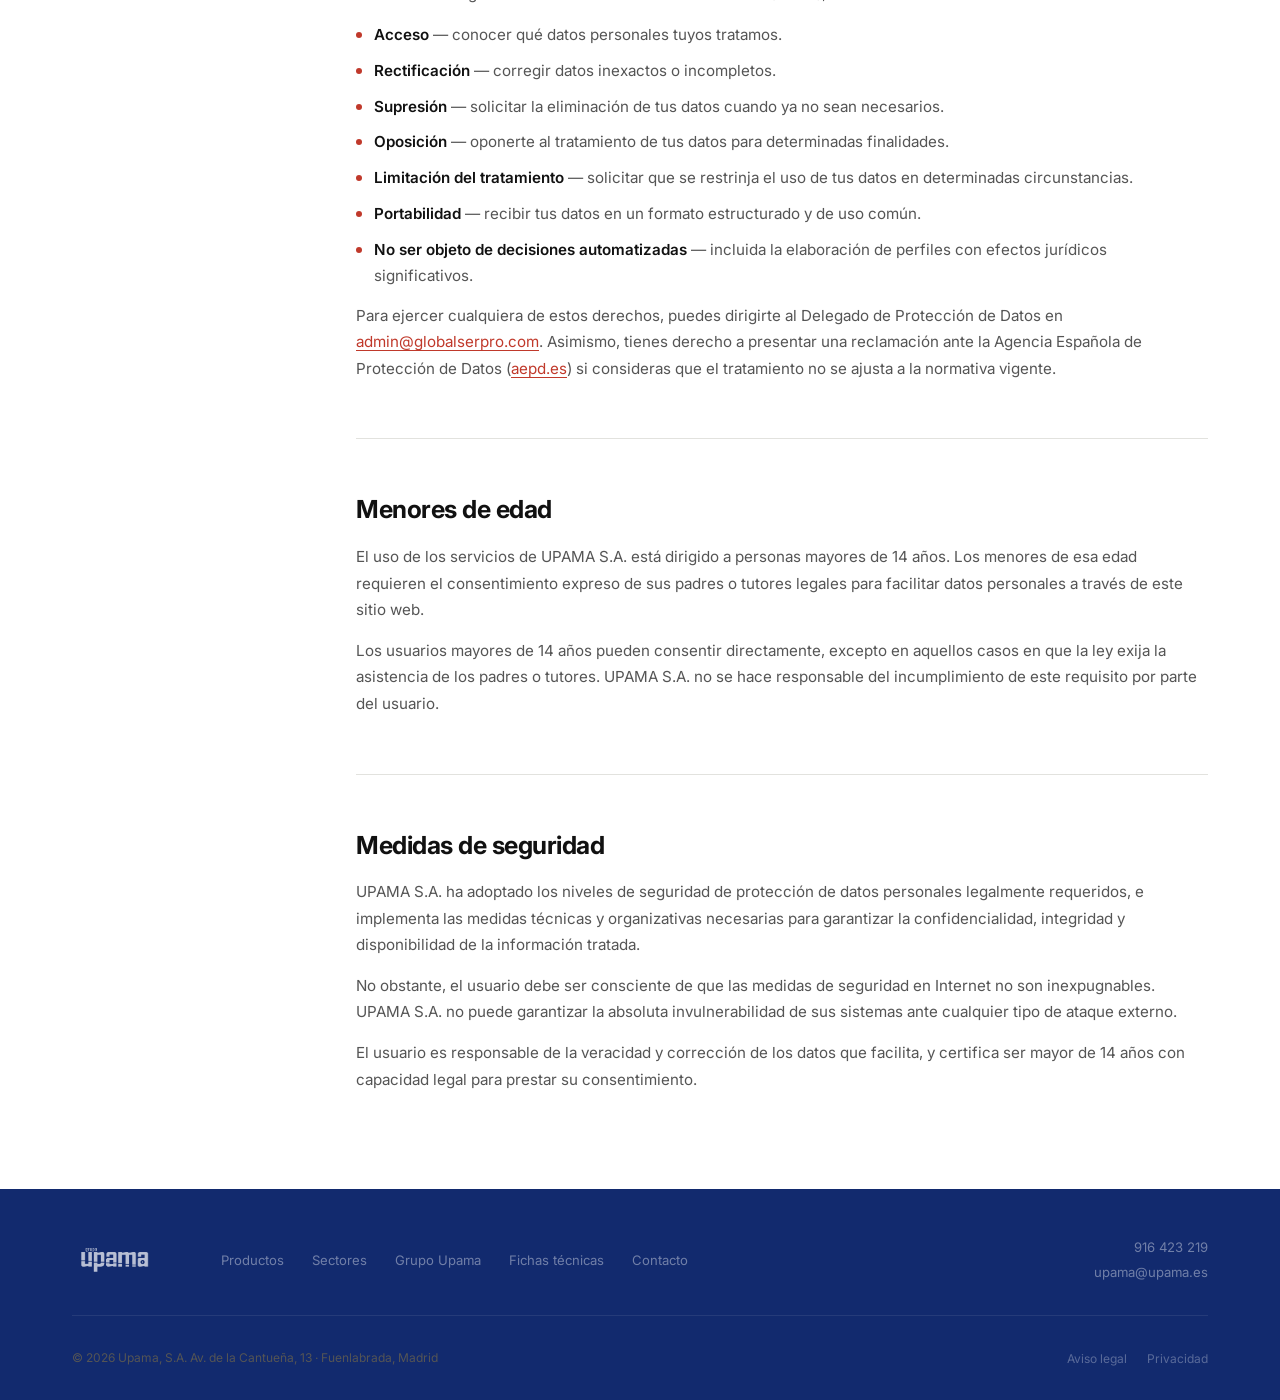
<file: politica-de-privacidad.html>
<!DOCTYPE html>
<html lang="es">
<head>
  <meta charset="UTF-8" />
  <meta name="viewport" content="width=device-width, initial-scale=1.0" />
  <title>Política de privacidad — Upama</title>
  <meta name="description" content="Política de privacidad y protección de datos de Upama S.A., conforme al RGPD y la Ley Orgánica 3/2018." />
  <link rel="preconnect" href="https://fonts.googleapis.com" />
  <link rel="preconnect" href="https://fonts.gstatic.com" crossorigin />
  <link href="https://fonts.googleapis.com/css2?family=Inter:ital,wght@0,400;0,500;0,600;0,700;0,800;1,400&display=swap" rel="stylesheet" />
  <link rel="stylesheet" href="styles.css" />
  <link rel="stylesheet" href="legal.css" />
</head>
<body>

  <!-- NAV -->
  <header class="nav">
    <div class="container nav__inner">
      <a href="index.html" class="logo">
        <img src="logo.png" alt="Upama" class="logo__img" />
      </a>
      <nav class="nav__links" aria-label="Navegación principal">
        <a href="index.html">Inicio</a>
        <a href="fichas-tecnicas.html">Fichas técnicas</a>
        <a href="grupo-upama.html">Grupo Upama</a>
        <a href="index.html#contacto" class="btn btn--red nav__mobile-cta">Contacta con nosotros</a>
      </nav>
      <div class="nav__right">
        <a href="tel:+34916423219" class="nav__tel">916 423 219</a>
        <a href="index.html#contacto" class="btn btn--red">Contacta con nosotros</a>
      </div>
      <button class="nav__burger" aria-label="Menú" onclick="this.parentElement.parentElement.classList.toggle('nav--open')">
        <span></span><span></span><span></span>
      </button>
    </div>
  </header>

  <!-- HERO LEGAL -->
  <section class="legal-hero">
    <div class="container">
      <p class="label label--red">Privacidad</p>
      <h1>Política de privacidad</h1>
      <p>Última actualización: enero de 2024 · Conforme al RGPD (UE) 2016/679 y la Ley Orgánica 3/2018</p>
    </div>
  </section>

  <!-- CONTENIDO -->
  <main class="legal-main">
    <div class="container legal-layout">

      <!-- ÍNDICE -->
      <aside class="legal-sidebar">
        <p class="sidebar__label">Índice</p>
        <nav class="sidebar__nav">
          <a href="#info-basica"      class="sidebar__link sidebar__link--active">Información básica</a>
          <a href="#responsable"      class="sidebar__link">Responsable del tratamiento</a>
          <a href="#datos"            class="sidebar__link">Datos recopilados</a>
          <a href="#finalidades"      class="sidebar__link">Finalidades</a>
          <a href="#bases-legales"    class="sidebar__link">Bases legales</a>
          <a href="#conservacion"     class="sidebar__link">Conservación</a>
          <a href="#derechos"         class="sidebar__link">Tus derechos</a>
          <a href="#menores"          class="sidebar__link">Menores de edad</a>
          <a href="#seguridad"        class="sidebar__link">Seguridad</a>
        </nav>
      </aside>

      <!-- TEXTO LEGAL -->
      <div class="legal-content">

        <section class="legal-section" id="info-basica">
          <h2>Información básica sobre protección de datos</h2>
          <div class="legal-table">
            <div class="legal-row">
              <span class="legal-row__key">Responsable</span>
              <span class="legal-row__val">UPAMA S.A.</span>
            </div>
            <div class="legal-row">
              <span class="legal-row__key">Finalidad</span>
              <span class="legal-row__val">Prestación de servicios en línea, gestión de usuarios web, comunicaciones comerciales, gestión de sugerencias y reclamaciones, procesos de selección de personal.</span>
            </div>
            <div class="legal-row">
              <span class="legal-row__key">Legitimación</span>
              <span class="legal-row__val">Consentimiento expreso e interés legítimo.</span>
            </div>
            <div class="legal-row">
              <span class="legal-row__key">Destinatarios</span>
              <span class="legal-row__val">No se cederán datos salvo obligación legal.</span>
            </div>
            <div class="legal-row">
              <span class="legal-row__key">Derechos</span>
              <span class="legal-row__val">Acceso, rectificación, supresión, oposición, portabilidad y limitación del tratamiento, tal como se describe en esta política.</span>
            </div>
          </div>
        </section>

        <section class="legal-section" id="responsable">
          <h2>Responsable del tratamiento</h2>
          <p>El responsable del tratamiento de los datos personales recogidos a través de este sitio web es:</p>
          <div class="legal-table">
            <div class="legal-row">
              <span class="legal-row__key">Razón social</span>
              <span class="legal-row__val">UPAMA S.A.</span>
            </div>
            <div class="legal-row">
              <span class="legal-row__key">CIF</span>
              <span class="legal-row__val">A78350089</span>
            </div>
            <div class="legal-row">
              <span class="legal-row__key">Domicilio</span>
              <span class="legal-row__val">Avda. de la Cantueña, 13 · 28946 Fuenlabrada, Madrid</span>
            </div>
            <div class="legal-row">
              <span class="legal-row__key">Email de contacto</span>
              <span class="legal-row__val"><a href="mailto:paula@upama.es">paula@upama.es</a></span>
            </div>
            <div class="legal-row">
              <span class="legal-row__key">Delegado de Protección de Datos</span>
              <span class="legal-row__val"><a href="mailto:admin@globalserpro.com">admin@globalserpro.com</a></span>
            </div>
          </div>
        </section>

        <section class="legal-section" id="datos">
          <h2>Datos personales recopilados</h2>
          <p>En función de los servicios utilizados, UPAMA S.A. puede tratar las siguientes categorías de datos personales:</p>
          <ul class="legal-list">
            <li>Nombre y apellidos</li>
            <li>Dirección de correo electrónico</li>
            <li>Número de teléfono</li>
            <li>Dirección IP, fecha y hora de acceso, navegador utilizado y datos del sistema operativo</li>
            <li>Información adicional facilitada voluntariamente a través de los formularios del sitio web</li>
            <li>Currículum Vitae u otros documentos aportados en procesos de selección de personal</li>
          </ul>
        </section>

        <section class="legal-section" id="finalidades">
          <h2>Finalidades del tratamiento</h2>
          <p>Los datos personales recogidos se utilizan para las siguientes finalidades:</p>
          <ul class="legal-list">
            <li>Gestión y respuesta a solicitudes de información y consultas técnicas</li>
            <li>Elaboración de presupuestos, ofertas y emisión de facturas</li>
            <li>Mantenimiento de la relación comercial con clientes y proveedores</li>
            <li>Envío de comunicaciones comerciales y acciones de marketing directo</li>
            <li>Personalización y segmentación de la oferta de servicios</li>
            <li>Gestión de procesos de selección de personal</li>
            <li>Cumplimiento de obligaciones legales, contables y fiscales</li>
            <li>Realización de auditorías internas y control de calidad</li>
          </ul>
        </section>

        <section class="legal-section" id="bases-legales">
          <h2>Bases legales del tratamiento</h2>
          <p>El tratamiento de sus datos personales se ampara en las siguientes bases jurídicas:</p>
          <ul class="legal-list">
            <li><strong>Consentimiento del interesado</strong> — para el envío de comunicaciones comerciales y el tratamiento de datos facilitados a través de los formularios de contacto.</li>
            <li><strong>Interés legítimo</strong> — para el envío de comunicaciones de marketing directo a clientes existentes, conforme al artículo 21.2 de la LSSI.</li>
            <li><strong>Cumplimiento de obligaciones legales</strong> — para el tratamiento de datos necesarios por imperativo de la normativa fiscal, mercantil o laboral aplicable.</li>
            <li><strong>Ejecución de un contrato</strong> — cuando el tratamiento sea necesario para la prestación del servicio contratado.</li>
          </ul>
        </section>

        <section class="legal-section" id="conservacion">
          <h2>Período de conservación</h2>
          <p>Los datos personales se conservarán durante el tiempo necesario para cumplir con la finalidad para la que fueron recogidos y, en todo caso, durante los plazos establecidos por la legislación aplicable.</p>
          <p>Una vez finalizada la relación, los datos se mantendrán bloqueados durante los plazos de prescripción legal correspondientes, tras los cuales serán eliminados de forma segura. Los datos almacenados se ubican dentro del Espacio Económico Europeo.</p>
        </section>

        <section class="legal-section" id="derechos">
          <h2>Tus derechos</h2>
          <p>En virtud del Reglamento General de Protección de Datos (RGPD), tienes derecho a:</p>
          <ul class="legal-list">
            <li><strong>Acceso</strong> — conocer qué datos personales tuyos tratamos.</li>
            <li><strong>Rectificación</strong> — corregir datos inexactos o incompletos.</li>
            <li><strong>Supresión</strong> — solicitar la eliminación de tus datos cuando ya no sean necesarios.</li>
            <li><strong>Oposición</strong> — oponerte al tratamiento de tus datos para determinadas finalidades.</li>
            <li><strong>Limitación del tratamiento</strong> — solicitar que se restrinja el uso de tus datos en determinadas circunstancias.</li>
            <li><strong>Portabilidad</strong> — recibir tus datos en un formato estructurado y de uso común.</li>
            <li><strong>No ser objeto de decisiones automatizadas</strong> — incluida la elaboración de perfiles con efectos jurídicos significativos.</li>
          </ul>
          <p>Para ejercer cualquiera de estos derechos, puedes dirigirte al Delegado de Protección de Datos en <a href="mailto:admin@globalserpro.com">admin@globalserpro.com</a>. Asimismo, tienes derecho a presentar una reclamación ante la Agencia Española de Protección de Datos (<a href="https://www.aepd.es" target="_blank" rel="noopener">aepd.es</a>) si consideras que el tratamiento no se ajusta a la normativa vigente.</p>
        </section>

        <section class="legal-section" id="menores">
          <h2>Menores de edad</h2>
          <p>El uso de los servicios de UPAMA S.A. está dirigido a personas mayores de 14 años. Los menores de esa edad requieren el consentimiento expreso de sus padres o tutores legales para facilitar datos personales a través de este sitio web.</p>
          <p>Los usuarios mayores de 14 años pueden consentir directamente, excepto en aquellos casos en que la ley exija la asistencia de los padres o tutores. UPAMA S.A. no se hace responsable del incumplimiento de este requisito por parte del usuario.</p>
        </section>

        <section class="legal-section" id="seguridad">
          <h2>Medidas de seguridad</h2>
          <p>UPAMA S.A. ha adoptado los niveles de seguridad de protección de datos personales legalmente requeridos, e implementa las medidas técnicas y organizativas necesarias para garantizar la confidencialidad, integridad y disponibilidad de la información tratada.</p>
          <p>No obstante, el usuario debe ser consciente de que las medidas de seguridad en Internet no son inexpugnables. UPAMA S.A. no puede garantizar la absoluta invulnerabilidad de sus sistemas ante cualquier tipo de ataque externo.</p>
          <p>El usuario es responsable de la veracidad y corrección de los datos que facilita, y certifica ser mayor de 14 años con capacidad legal para prestar su consentimiento.</p>
        </section>

      </div>
    </div>
  </main>

  <!-- FOOTER -->
  <footer class="footer">
    <div class="container footer__inner">
      <div class="footer__top">
        <a href="index.html" class="logo">
          <img src="logo.png" alt="Upama" class="logo__img logo__img--footer" />
        </a>
        <nav class="footer__nav">
          <a href="index.html#productos">Productos</a>
          <a href="index.html#sectores">Sectores</a>
          <a href="grupo-upama.html">Grupo Upama</a>
          <a href="fichas-tecnicas.html">Fichas técnicas</a>
          <a href="index.html#contacto">Contacto</a>
        </nav>
        <div class="footer__contact">
          <a href="tel:+34916423219">916 423 219</a>
          <a href="mailto:upama@upama.es">upama@upama.es</a>
        </div>
      </div>
      <div class="footer__bottom">
        <p>© 2026 Upama, S.A. Av. de la Cantueña, 13 · Fuenlabrada, Madrid</p>
        <div class="footer__legal">
          <a href="aviso-legal.html">Aviso legal</a>
          <a href="politica-de-privacidad.html">Privacidad</a>
        </div>
      </div>
    </div>
  </footer>

  <script>
    const sections = document.querySelectorAll('.legal-section');
    const links    = document.querySelectorAll('.sidebar__link');
    const observer = new IntersectionObserver(entries => {
      entries.forEach(e => {
        if (e.isIntersecting) {
          links.forEach(l => l.classList.remove('sidebar__link--active'));
          const a = document.querySelector(`.sidebar__link[href="#${e.target.id}"]`);
          if (a) a.classList.add('sidebar__link--active');
        }
      });
    }, { rootMargin: '-20% 0px -70% 0px' });
    sections.forEach(s => observer.observe(s));
  </script>

</body>
</html>
</file>
<file: styles.css>
/* ── TOKENS ── */
:root {
  --red:      #c0392b;
  --red-dark: #a83226;
  --blue:     #1a3a8a;
  --blue-dark:#122a6e;
  --white:    #ffffff;
  --off:      #f5f5f3;
  --text:     #111111;
  --mid:      #555555;
  --faint:    #999999;
  --border:   #e2e2de;
  --radius-sm: 6px;
  --radius:    12px;
}

/* ── RESET ── */
*, *::before, *::after { box-sizing: border-box; margin: 0; padding: 0; }
html { scroll-behavior: smooth; font-size: 16px; }
body {
  font-family: 'Inter', system-ui, -apple-system, sans-serif;
  color: var(--text);
  background: var(--white);
  line-height: 1.6;
  -webkit-font-smoothing: antialiased;
}
a { text-decoration: none; color: inherit; }
img { max-width: 100%; display: block; }
ul { list-style: none; }
button { font-family: inherit; cursor: pointer; border: none; background: none; }

/* ── LAYOUT ── */
.container {
  max-width: 1200px;
  margin: 0 auto;
  padding: 0 32px;
}
.section { padding: 96px 0; }
.section--light { background: var(--off); }

/* ── TYPOGRAPHY ── */
h1 {
  font-size: clamp(2.6rem, 5.5vw, 4rem);
  font-weight: 800;
  line-height: 1.08;
  letter-spacing: -0.03em;
}
h1 em { font-style: italic; font-weight: 800; color: var(--red); }
h2 {
  font-size: clamp(1.9rem, 3.5vw, 2.75rem);
  font-weight: 700;
  line-height: 1.15;
  letter-spacing: -0.025em;
}
h3 {
  font-size: clamp(1.15rem, 2vw, 1.4rem);
  font-weight: 700;
  line-height: 1.3;
  letter-spacing: -0.015em;
}
p { color: var(--mid); line-height: 1.65; }

/* ── LABEL ── */
.label {
  display: inline-block;
  font-size: 0.7rem;
  font-weight: 700;
  letter-spacing: 0.12em;
  text-transform: uppercase;
  color: var(--faint);
  margin-bottom: 14px;
}
.label--red   { color: var(--red); }
.label--white { color: rgba(255,255,255,0.5); }

/* ── BUTTONS ── */
.btn {
  display: inline-flex;
  align-items: center;
  gap: 8px;
  padding: 12px 24px;
  border-radius: var(--radius-sm);
  font-size: 0.875rem;
  font-weight: 600;
  transition: background 0.15s, color 0.15s, border-color 0.15s, transform 0.1s;
  white-space: nowrap;
  border: 2px solid transparent;
}
.btn:active { transform: translateY(1px); }

.btn--red {
  background: var(--red);
  color: var(--white);
  border-color: var(--red);
}
.btn--red:hover { background: var(--red-dark); border-color: var(--red-dark); }

.btn--ghost {
  background: transparent;
  color: rgba(255,255,255,0.85);
  border-color: rgba(255,255,255,0.25);
}
.btn--ghost:hover { border-color: rgba(255,255,255,0.6); color: var(--white); }

.btn--outline {
  background: transparent;
  color: var(--text);
  border-color: var(--border);
}
.btn--outline:hover { border-color: var(--text); }

.btn--white {
  background: var(--white);
  color: var(--blue);
  border-color: var(--white);
  font-weight: 700;
}
.btn--white:hover { background: var(--off); }

.btn--lg { padding: 15px 32px; font-size: 0.95rem; }
.btn--full { width: 100%; justify-content: center; }

/* ── NAV ── */
.nav {
  position: sticky;
  top: 0;
  z-index: 100;
  background: rgba(255,255,255,0.95);
  backdrop-filter: blur(12px);
  -webkit-backdrop-filter: blur(12px);
  border-bottom: 1px solid var(--border);
}
.nav__inner {
  display: flex;
  align-items: center;
  gap: 40px;
  height: 64px;
}
.nav__links {
  display: flex;
  gap: 32px;
  flex: 1;
}
.nav__links a {
  font-size: 0.875rem;
  font-weight: 500;
  color: var(--mid);
  transition: color 0.15s;
}
.nav__links a:hover { color: var(--text); }
.nav__right {
  display: flex;
  align-items: center;
  gap: 20px;
  margin-left: auto;
}
.nav__tel {
  font-size: 0.875rem;
  font-weight: 600;
  color: var(--text);
}
.nav__tel:hover { color: var(--red); }
.nav__burger { display: none; flex-direction: column; gap: 5px; padding: 4px; }
.nav__burger span { display: block; width: 22px; height: 2px; background: var(--text); border-radius: 2px; }

/* ── LOGO ── */
.logo {
  display: flex;
  align-items: center;
  gap: 10px;
  flex-shrink: 0;
}
.logo__name {
  font-size: 1.1rem;
  font-weight: 800;
  letter-spacing: 0.06em;
  color: var(--text);
}
.logo__img {
  height: 36px;
  width: auto;
  display: block;
}
.logo__img--footer {
  height: 32px;
  filter: brightness(0) invert(1);
  opacity: 0.7;
}

/* ── HERO ── */
.hero {
  background: var(--blue);
  color: var(--white);
  padding: 80px 0 0;
  overflow: hidden;
}
.hero__inner {
  display: grid;
  grid-template-columns: 1fr 1fr;
  gap: 64px;
  align-items: center;
  padding-bottom: 80px;
}
.hero__since {
  font-size: 0.75rem;
  font-weight: 600;
  letter-spacing: 0.1em;
  text-transform: uppercase;
  color: rgba(255,255,255,0.45);
  margin-bottom: 20px;
}
.hero h1 { color: var(--white); margin-bottom: 20px; }
.hero__desc {
  color: rgba(255,255,255,0.6);
  font-size: 1rem;
  max-width: 480px;
  margin-bottom: 36px;
}
.hero__ctas { display: flex; gap: 12px; flex-wrap: wrap; }

/* Hero right */
.hero__right { display: flex; flex-direction: column; gap: 24px; }
.hero__img-wrap { position: relative; }
.hero__img {
  width: 100%;
  height: 280px;
  object-fit: cover;
  object-position: center 10%;
  border-radius: var(--radius);
  display: block;
}
.hero__img-placeholder {
  background: rgba(255,255,255,0.06);
  border: 1px solid rgba(255,255,255,0.1);
  border-radius: var(--radius);
  height: 280px;
  display: flex;
  flex-direction: column;
  align-items: center;
  justify-content: center;
  gap: 16px;
}
.hero__img-placeholder span {
  font-size: 0.75rem;
  color: rgba(255,255,255,0.3);
  letter-spacing: 0.06em;
  text-transform: uppercase;
}
.hero__badge-floating {
  position: absolute;
  bottom: -16px;
  right: 24px;
  background: var(--red);
  color: var(--white);
  border-radius: var(--radius-sm);
  padding: 12px 20px;
}
.hero__badge-floating strong { display: block; font-size: 0.9rem; font-weight: 700; }
.hero__badge-floating span  { font-size: 0.72rem; opacity: 0.8; }
.hero__stats {
  display: grid;
  grid-template-columns: repeat(3, 1fr);
  gap: 1px;
  background: rgba(255,255,255,0.1);
  border-radius: var(--radius-sm);
  overflow: hidden;
  margin-top: 8px;
}
.hero__stat {
  background: rgba(255,255,255,0.05);
  padding: 20px 16px;
  text-align: center;
}
.hero__stat strong {
  display: block;
  font-size: 1.6rem;
  font-weight: 800;
  color: var(--white);
  letter-spacing: -0.02em;
  line-height: 1;
  margin-bottom: 4px;
}
.hero__stat span { font-size: 0.7rem; color: rgba(255,255,255,0.45); text-transform: uppercase; letter-spacing: 0.06em; }

/* ── CLIENTES TICKER ── */
.clientes {
  border-top: 1px solid var(--border);
  border-bottom: 1px solid var(--border);
  padding: 28px 0;
  display: flex;
  align-items: center;
}
.clientes__label-wrap {
  flex-shrink: 0;
  padding: 0 36px 0 32px;
  border-right: 1px solid var(--border);
}
.clientes__label {
  font-size: 0.68rem;
  font-weight: 700;
  letter-spacing: 0.1em;
  text-transform: uppercase;
  color: var(--faint);
  white-space: nowrap;
}
.clientes__ticker-wrap {
  flex: 1;
  min-width: 0;
  overflow: hidden;
  -webkit-mask-image: linear-gradient(to right, transparent, black 80px, black calc(100% - 80px), transparent);
  mask-image: linear-gradient(to right, transparent, black 80px, black calc(100% - 80px), transparent);
}
.clientes__track {
  display: flex;
  align-items: center;
  gap: 64px;
  width: max-content;
  padding-left: 64px;
  will-change: transform;
  animation: ticker-scroll 14s linear infinite;
}
.clientes__track:hover { animation-play-state: paused; }
@keyframes ticker-scroll {
  0%   { transform: translateX(0); }
  100% { transform: translateX(-50%); }
}
.cliente-logo {
  display: block;
  flex-shrink: 0;
  height: 24px;
  width: auto;
  max-width: none;
  object-fit: contain;
  filter: grayscale(1) brightness(0) contrast(1);
  opacity: 0.5;
  transition: opacity 0.2s;
}
.cliente-logo:hover { opacity: 0.85; }

/* ── SECTION INTRO ── */
.section__intro {
  display: grid;
  grid-template-columns: 1fr 1fr;
  gap: 48px;
  align-items: end;
  margin-bottom: 64px;
}
.section__intro-right p { font-size: 1rem; margin: 0; }

/* ── PRODUCTOS ── */
.productos__grid {
  display: flex;
  flex-direction: column;
  gap: 1px;
  background: var(--border);
  border-radius: var(--radius);
  overflow: hidden;
}
.producto {
  display: grid;
  grid-template-columns: 1fr 1fr;
  background: var(--white);
  min-height: 360px;
}
.producto--reverse { direction: rtl; }
.producto--reverse > * { direction: ltr; }

/* Product image areas */
.producto__img {
  position: relative;
  overflow: hidden;
  display: flex;
  align-items: center;
  justify-content: center;
}
.producto__img--enrollable { background: #0e2060; }
.producto__img--automatica { background: #1a1a1a; }
.producto__img--cristal    { background: #e8edf5; }

.producto__img-inner { width: 100%; height: 100%; display: flex; align-items: center; justify-content: center; }

/* Enrollable lamas visual */
.producto__lamas {
  display: flex;
  flex-direction: column;
  gap: 6px;
  width: 58%;
  overflow: hidden;
  position: relative;
}
.lama {
  height: 20px;
  background: linear-gradient(180deg, rgba(255,255,255,0.18) 0%, rgba(255,255,255,0.08) 100%);
  border-radius: 3px;
  border-top: 2px solid rgba(255,255,255,0.22);
  flex-shrink: 0;
  animation: enrollar 4s ease-in-out infinite;
}
.lama:nth-child(1) { animation-delay: 0s; }
.lama:nth-child(2) { animation-delay: 0.08s; }
.lama:nth-child(3) { animation-delay: 0.16s; }
.lama:nth-child(4) { animation-delay: 0.24s; }
.lama:nth-child(5) { animation-delay: 0.32s; }
.lama:nth-child(6) { animation-delay: 0.40s; }
@keyframes enrollar {
  0%, 30%  { transform: translateY(0);    opacity: 1; }
  45%, 70% { transform: translateY(-140%); opacity: 0; }
  71%      { transform: translateY(140%);  opacity: 0; }
  85%,100% { transform: translateY(0);    opacity: 1; }
}

/* Automatic door visual */
.puerta-auto {
  display: flex;
  gap: 4px;
  width: 50%;
  height: 65%;
}
.puerta-panel {
  flex: 1;
  border-radius: 3px 3px 0 0;
}
.pa-l {
  background: linear-gradient(180deg, rgba(255,255,255,0.15) 0%, rgba(255,255,255,0.06) 100%);
  border: 1px solid rgba(255,255,255,0.1);
  animation: slide-l 4s ease-in-out infinite;
}
.pa-r {
  background: linear-gradient(180deg, rgba(255,255,255,0.12) 0%, rgba(255,255,255,0.04) 100%);
  border: 1px solid rgba(255,255,255,0.08);
  animation: slide-r 4s ease-in-out infinite;
}
@keyframes slide-l {
  0%, 40%  { transform: translateX(0); }
  55%, 85% { transform: translateX(-38%); }
  100%     { transform: translateX(0); }
}
@keyframes slide-r {
  0%, 40%  { transform: translateX(0); }
  55%, 85% { transform: translateX(38%); }
  100%     { transform: translateX(0); }
}

/* Glass door visual */
.cristal-door {
  display: flex;
  gap: 4px;
  width: 60%;
  height: 68%;
  position: relative;
}
.cristal-panel {
  flex: 1;
  border-radius: 3px 3px 0 0;
  position: relative;
  overflow: hidden;
}
.cristal-panel:first-child {
  background: linear-gradient(135deg, rgba(26,58,138,0.18) 0%, rgba(26,58,138,0.06) 100%);
  border: 1px solid rgba(26,58,138,0.2);
  animation: cristal-l 5s ease-in-out infinite;
}
.cristal-panel--2 {
  flex: 0.55;
  background: linear-gradient(135deg, rgba(26,58,138,0.10) 0%, rgba(26,58,138,0.04) 100%);
  border: 1px solid rgba(26,58,138,0.12);
  animation: cristal-r 5s ease-in-out infinite;
}
.cristal-panel::after {
  content: '';
  position: absolute;
  top: 10%;
  left: 15%;
  width: 20%;
  height: 60%;
  background: linear-gradient(160deg, rgba(255,255,255,0.35) 0%, transparent 60%);
  border-radius: 2px;
}
@keyframes cristal-l {
  0%, 35%  { transform: translateX(0); }
  50%, 80% { transform: translateX(-55%); }
  95%,100% { transform: translateX(0); }
}
@keyframes cristal-r {
  0%, 35%  { transform: translateX(0); }
  50%, 80% { transform: translateX(70%); }
  95%,100% { transform: translateX(0); }
}

/* Product body */
.producto__body {
  padding: 48px 56px;
  display: flex;
  flex-direction: column;
  justify-content: center;
  gap: 16px;
}
.producto__body h3 { margin: 0; }
.producto__body p  { margin: 0; }
.producto__specs {
  display: flex;
  flex-direction: column;
  gap: 6px;
  padding: 20px 0;
  border-top: 1px solid var(--border);
  border-bottom: 1px solid var(--border);
}
.producto__specs li {
  font-size: 0.82rem;
  color: var(--mid);
  padding-left: 14px;
  position: relative;
}
.producto__specs li::before {
  content: '—';
  position: absolute;
  left: 0;
  color: var(--red);
  font-weight: 700;
}

/* ── SECTORES ── */
.sectores {
  background: var(--blue);
  color: var(--white);
  padding: 80px 0;
}
.sectores__head {
  margin-bottom: 56px;
}
.sectores__head h2 { color: var(--white); }
.sectores__list {
  display: grid;
  grid-template-columns: repeat(4, 1fr);
  gap: 1px;
  background: rgba(255,255,255,0.1);
}
.sector {
  background: var(--blue);
  padding: 32px;
  display: flex;
  flex-direction: column;
  gap: 16px;
  transition: background 0.15s;
}
.sector:hover { background: rgba(255,255,255,0.05); }
.sector__num {
  font-size: 0.7rem;
  font-weight: 700;
  letter-spacing: 0.1em;
  color: rgba(255,255,255,0.3);
}
.sector strong { display: block; color: var(--white); font-size: 0.95rem; margin-bottom: 6px; }
.sector p { font-size: 0.82rem; color: rgba(255,255,255,0.5); }

/* ── NOSOTROS ── */
.nosotros {
  display: grid;
  grid-template-columns: 1fr 1fr;
  gap: 80px;
  align-items: start;
}
.nosotros__left h2 { margin-bottom: 20px; }
.nosotros__left p  { margin-bottom: 16px; }
.nosotros__datos {
  display: flex;
  gap: 32px;
  margin-top: 40px;
  padding-top: 32px;
  border-top: 1px solid var(--border);
}
.nosotros__dato strong {
  display: block;
  font-size: 1.4rem;
  font-weight: 800;
  color: var(--text);
  letter-spacing: -0.02em;
  line-height: 1;
  margin-bottom: 4px;
}
.nosotros__dato span { font-size: 0.75rem; color: var(--faint); text-transform: uppercase; letter-spacing: 0.06em; }

/* Garantías */
.garantias {
  display: flex;
  flex-direction: column;
  gap: 32px;
}
.garantia {
  display: flex;
  gap: 20px;
  align-items: flex-start;
}
.garantia__icon {
  flex-shrink: 0;
  width: 40px;
  height: 40px;
  background: var(--off);
  border-radius: var(--radius-sm);
  display: flex;
  align-items: center;
  justify-content: center;
  color: var(--blue);
}
.garantia strong { display: block; font-size: 0.9rem; margin-bottom: 4px; }
.garantia p { font-size: 0.82rem; margin: 0; }

/* ── MANTENIMIENTO STRIP ── */
.manto {
  background: var(--red);
  color: var(--white);
  padding: 56px 0;
}
.manto__inner {
  display: flex;
  align-items: center;
  justify-content: space-between;
  gap: 48px;
}
.manto__text h3 { color: var(--white); font-size: 1.25rem; margin-bottom: 8px; }
.manto__text p  { color: rgba(255,255,255,0.7); font-size: 0.9rem; max-width: 520px; }

/* ── CONTACTO ── */
.contacto {
  display: grid;
  grid-template-columns: 1fr 1fr;
  gap: 80px;
  align-items: start;
}
.contacto__left h2 { margin-bottom: 16px; }
.contacto__left > p { margin-bottom: 40px; }
.contacto__datos {
  display: flex;
  flex-direction: column;
  gap: 28px;
}
.contacto__dato { display: flex; flex-direction: column; gap: 4px; }
.dato__label {
  font-size: 0.68rem;
  font-weight: 700;
  letter-spacing: 0.1em;
  text-transform: uppercase;
  color: var(--faint);
}
.dato__val {
  font-size: 0.9rem;
  color: var(--text);
  font-weight: 500;
  display: block;
  line-height: 1.5;
}
a.dato__val:hover { color: var(--red); }

/* ── FORM ── */
.form {
  display: flex;
  flex-direction: column;
  gap: 16px;
}
.form__row {
  display: grid;
  grid-template-columns: 1fr 1fr;
  gap: 16px;
}
.form__field { display: flex; flex-direction: column; gap: 6px; }
.form__field label {
  font-size: 0.78rem;
  font-weight: 600;
  color: var(--text);
  letter-spacing: 0.01em;
}
.form input,
.form select,
.form textarea {
  width: 100%;
  padding: 11px 14px;
  border: 1.5px solid var(--border);
  border-radius: var(--radius-sm);
  font-family: inherit;
  font-size: 0.9rem;
  color: var(--text);
  background: var(--white);
  outline: none;
  transition: border-color 0.15s;
  appearance: none;
}
.form input:focus,
.form select:focus,
.form textarea:focus { border-color: var(--text); }
.form input::placeholder,
.form textarea::placeholder { color: #bbb; }
.form textarea { resize: vertical; min-height: 100px; }
.form__legal {
  font-size: 0.72rem;
  color: var(--faint);
  text-align: center;
  margin: 0;
}
.form__legal a { color: var(--mid); text-decoration: underline; }

/* ── FOOTER ── */
.footer {
  background: var(--blue-dark);
  color: rgba(255,255,255,0.5);
  padding: 48px 0 32px;
}
.footer .logo__name { color: var(--white); }
.footer__top {
  display: flex;
  align-items: center;
  gap: 40px;
  padding-bottom: 32px;
  margin-bottom: 32px;
  border-bottom: 1px solid rgba(255,255,255,0.08);
}
.footer__nav {
  display: flex;
  gap: 28px;
  flex: 1;
  margin-left: 24px;
}
.footer__nav a {
  font-size: 0.82rem;
  color: rgba(255,255,255,0.4);
  transition: color 0.15s;
}
.footer__nav a:hover { color: rgba(255,255,255,0.8); }
.footer__contact {
  display: flex;
  flex-direction: column;
  gap: 4px;
  align-items: flex-end;
}
.footer__contact a {
  font-size: 0.82rem;
  color: rgba(255,255,255,0.4);
  transition: color 0.15s;
}
.footer__contact a:hover { color: rgba(255,255,255,0.8); }
.footer__bottom {
  display: flex;
  align-items: center;
  justify-content: space-between;
  gap: 24px;
}
.footer__bottom p { font-size: 0.75rem; }
.footer__legal { display: flex; gap: 20px; }
.footer__legal a { font-size: 0.75rem; color: rgba(255,255,255,0.3); transition: color 0.15s; }
.footer__legal a:hover { color: rgba(255,255,255,0.7); }

/* ── MOBILE NAV ── */
/* CTA duplicado: visible solo en menú móvil */
.nav__mobile-cta { display: none; }

@media (max-width: 900px) {
  .nav__links { display: none; }
  .nav__right { display: none; }
  .nav__burger { display: flex; margin-left: auto; }

  .nav--open .nav__links {
    display: flex;
    flex-direction: column;
    align-items: flex-start;
    position: absolute;
    top: 64px;
    left: 0;
    right: 0;
    background: var(--white);
    border-bottom: 1px solid var(--border);
    padding: 24px 32px;
    gap: 20px;
    z-index: 99;
  }
  .nav--open .nav__links a { font-size: 1rem; color: var(--text); }
  .nav--open .nav__mobile-cta { display: inline-flex; margin-top: 4px; }
}

/* ── RESPONSIVE ── */
@media (max-width: 1024px) {
  .sectores__list { grid-template-columns: repeat(2, 1fr); }
}

@media (max-width: 800px) {
  .section { padding: 64px 0; }

  .hero__inner { grid-template-columns: 1fr; padding-bottom: 48px; }
  .hero__right { display: flex; padding-bottom: 40px; }
  .hero__img { height: 220px; }
  .hero__stats { display: none; }
  .hero__ctas { margin-bottom: 8px; }

  .section__intro { grid-template-columns: 1fr; gap: 20px; }

  .producto { grid-template-columns: 1fr; }
  .producto--reverse { direction: ltr; }
  .producto__img { height: 220px; }
  .producto__body { padding: 36px 32px; }

  .sectores__list { grid-template-columns: 1fr 1fr; }

  .nosotros { grid-template-columns: 1fr; gap: 48px; }
  .nosotros__datos { flex-direction: column; gap: 20px; }

  .manto__inner { flex-direction: column; align-items: flex-start; }
  .manto__inner .btn { width: 100%; text-align: center; justify-content: center; }

  .contacto { grid-template-columns: 1fr; gap: 48px; }
  .form__row { grid-template-columns: 1fr; }

  .footer__top { flex-direction: column; align-items: flex-start; gap: 24px; }
  .footer__nav { margin-left: 0; flex-wrap: wrap; }
  .footer__contact { align-items: flex-start; }
  .footer__bottom { flex-direction: column; align-items: flex-start; gap: 12px; }

  .clientes__label-wrap { padding: 0 24px 0 20px; }

  h1 { font-size: clamp(2.2rem, 8vw, 3rem); }
}

@media (max-width: 500px) {
  .container { padding: 0 20px; }
  .hero__ctas { flex-direction: column; }
  .sectores__list { grid-template-columns: 1fr; }
}
</file>
<file: legal.css>
/* ── LEGAL HERO ── */
.legal-hero {
  background: var(--blue);
  padding: 100px 0 72px;
}
.legal-hero h1 {
  color: var(--white);
  font-size: clamp(2rem, 4vw, 3rem);
  margin: 0 0 16px;
}
.legal-hero p {
  color: rgba(255,255,255,0.65);
  font-size: 0.95rem;
  max-width: 640px;
}

/* ── LEGAL MAIN ── */
.legal-main {
  padding: 72px 0 96px;
}

/* ── TWO-COLUMN LAYOUT ── */
.legal-layout {
  display: grid;
  grid-template-columns: 220px 1fr;
  gap: 64px;
  align-items: start;
}

@media (max-width: 768px) {
  .legal-layout {
    grid-template-columns: 1fr;
    gap: 40px;
  }
}

/* ── SIDEBAR ── */
.legal-sidebar {
  position: sticky;
  top: 96px;
}
.sidebar__label {
  font-size: 0.65rem;
  font-weight: 700;
  letter-spacing: 0.12em;
  text-transform: uppercase;
  color: var(--faint);
  margin-bottom: 12px;
}
.sidebar__nav {
  display: flex;
  flex-direction: column;
  gap: 2px;
}
.sidebar__link {
  display: block;
  font-size: 0.85rem;
  font-weight: 500;
  color: var(--mid);
  padding: 7px 12px;
  border-left: 2px solid var(--border);
  border-radius: 0 4px 4px 0;
  transition: color 0.15s, border-color 0.15s;
}
.sidebar__link:hover {
  color: var(--text);
  border-color: var(--text);
}
.sidebar__link--active {
  color: var(--red);
  border-color: var(--red);
  font-weight: 600;
}

@media (max-width: 768px) {
  .legal-sidebar {
    position: static;
  }
  .sidebar__nav {
    flex-direction: row;
    flex-wrap: wrap;
    gap: 6px;
  }
  .sidebar__link {
    border-left: none;
    border-bottom: 2px solid var(--border);
    border-radius: 4px 4px 0 0;
    padding: 6px 10px;
    font-size: 0.78rem;
  }
  .sidebar__link--active {
    border-color: var(--red);
  }
}

/* ── LEGAL CONTENT ── */
.legal-content {
  min-width: 0;
}

/* ── SECTIONS ── */
.legal-section {
  padding-bottom: 56px;
  margin-bottom: 56px;
  border-bottom: 1px solid var(--border);
}
.legal-section:last-child {
  border-bottom: none;
  padding-bottom: 0;
  margin-bottom: 0;
}
.legal-section h2 {
  font-size: clamp(1.2rem, 2.2vw, 1.55rem);
  font-weight: 700;
  letter-spacing: -0.02em;
  color: var(--text);
  margin-bottom: 20px;
}
.legal-section p {
  font-size: 0.95rem;
  line-height: 1.75;
  margin-bottom: 14px;
}
.legal-section p:last-child {
  margin-bottom: 0;
}
.legal-section a {
  color: var(--red);
  text-decoration: underline;
  text-underline-offset: 3px;
}
.legal-section a:hover {
  color: var(--red-dark);
}

/* ── TABLE (key–value rows) ── */
.legal-table {
  border: 1px solid var(--border);
  border-radius: var(--radius-sm);
  overflow: hidden;
  margin: 24px 0;
}
.legal-row {
  display: grid;
  grid-template-columns: 190px 1fr;
  border-bottom: 1px solid var(--border);
}
.legal-row:last-child {
  border-bottom: none;
}
.legal-row__key,
.legal-row__val {
  padding: 14px 18px;
  font-size: 0.9rem;
  line-height: 1.6;
}
.legal-row__key {
  font-weight: 600;
  color: var(--text);
  background: var(--off);
  border-right: 1px solid var(--border);
}
.legal-row__val {
  color: var(--mid);
}
.legal-row__val a {
  color: var(--red);
  text-decoration: underline;
  text-underline-offset: 3px;
}

@media (max-width: 640px) {
  .legal-row {
    grid-template-columns: 1fr;
  }
  .legal-row__key {
    border-right: none;
    border-bottom: 1px solid var(--border);
  }
}

/* ── LIST ── */
.legal-list {
  list-style: none;
  display: flex;
  flex-direction: column;
  gap: 10px;
  margin: 14px 0;
  padding: 0;
}
.legal-list li {
  position: relative;
  padding-left: 18px;
  font-size: 0.95rem;
  line-height: 1.7;
  color: var(--mid);
}
.legal-list li::before {
  content: '';
  position: absolute;
  left: 0;
  top: 10px;
  width: 6px;
  height: 6px;
  border-radius: 50%;
  background: var(--red);
}
.legal-list li strong {
  color: var(--text);
  font-weight: 600;
}
</file>
<file: fichas.css>
/* ── FICHAS TÉCNICAS — estilos específicos ── */

/* Hero de la página */
.fichas-hero {
  background: var(--blue);
  color: var(--white);
  padding: 64px 0 56px;
}
.fichas-hero h1 {
  color: var(--white);
  margin-bottom: 16px;
}
.fichas-hero__desc {
  color: rgba(255,255,255,0.6);
  font-size: 1rem;
  max-width: 540px;
}

/* Layout principal: sidebar + contenido */
.fichas-main { padding: 64px 0 96px; }
.fichas-layout {
  display: grid;
  grid-template-columns: 220px 1fr;
  gap: 64px;
  align-items: start;
}

/* Sidebar */
.fichas-sidebar {
  position: sticky;
  top: 88px;
}
.sidebar__label {
  font-size: 0.68rem;
  font-weight: 700;
  letter-spacing: 0.1em;
  text-transform: uppercase;
  color: var(--faint);
  margin-bottom: 12px;
}
.sidebar__nav {
  display: flex;
  flex-direction: column;
  gap: 2px;
  margin-bottom: 40px;
}
.sidebar__link {
  display: block;
  padding: 8px 12px;
  font-size: 0.82rem;
  font-weight: 500;
  color: var(--mid);
  border-radius: var(--radius-sm);
  border-left: 2px solid transparent;
  transition: color 0.15s, border-color 0.15s, background 0.15s;
}
.sidebar__link:hover {
  color: var(--text);
  background: var(--off);
}
.sidebar__link--active {
  color: var(--red);
  border-left-color: var(--red);
  background: #fff5f5;
  font-weight: 600;
}
.sidebar__contact {
  padding: 20px;
  background: var(--off);
  border-radius: var(--radius-sm);
}
.sidebar__contact p {
  font-size: 0.8rem;
  margin-bottom: 12px;
}

/* Grupos de fichas */
.fichas-content {
  display: flex;
  flex-direction: column;
  gap: 64px;
}
.fichas-group {
  scroll-margin-top: 96px;
}
.fichas-group__title {
  font-size: 1.3rem;
  font-weight: 700;
  letter-spacing: -0.02em;
  margin-bottom: 6px;
}
.fichas-group__desc {
  font-size: 0.875rem;
  margin-bottom: 24px;
  max-width: 560px;
}

/* Grid de fichas */
.fichas-grid {
  display: grid;
  grid-template-columns: repeat(auto-fill, minmax(260px, 1fr));
  gap: 1px;
  background: var(--border);
  border-radius: var(--radius);
  overflow: hidden;
}

/* Tarjeta de ficha */
.ficha-card {
  display: flex;
  flex-direction: column;
  gap: 16px;
  padding: 28px 24px;
  background: var(--white);
  transition: background 0.15s;
}
.ficha-card:hover { background: #fafaf9; }

.ficha-card__icon {
  width: 48px;
  height: 48px;
  border-radius: var(--radius-sm);
  background: var(--off);
  display: flex;
  align-items: center;
  justify-content: center;
  flex-shrink: 0;
}
.ficha-card__icon--blue {
  background: var(--blue);
}
.ficha-card__model {
  font-size: 0.65rem;
  font-weight: 800;
  color: var(--white);
  letter-spacing: 0.04em;
  text-align: center;
  line-height: 1.3;
}
.ficha-card__model small {
  font-size: 0.55rem;
  font-weight: 600;
  opacity: 0.7;
  display: block;
  text-transform: uppercase;
  letter-spacing: 0.06em;
}

.ficha-card__body { flex: 1; }
.ficha-card__type {
  display: block;
  font-size: 0.68rem;
  font-weight: 700;
  letter-spacing: 0.08em;
  text-transform: uppercase;
  color: var(--faint);
  margin-bottom: 6px;
}
.ficha-card__name {
  font-size: 0.95rem;
  font-weight: 700;
  color: var(--text);
  letter-spacing: -0.01em;
  margin-bottom: 6px;
}
.ficha-card__desc {
  font-size: 0.8rem;
  line-height: 1.55;
  margin: 0;
}

.ficha-card__actions {
  display: flex;
  gap: 8px;
  flex-wrap: wrap;
}
.ficha-card__actions .btn {
  font-size: 0.78rem;
  padding: 8px 14px;
  flex: 1;
  justify-content: center;
  min-width: 0;
}

/* ── RESPONSIVE ── */
@media (max-width: 900px) {
  .fichas-layout {
    grid-template-columns: 1fr;
  }
  .fichas-sidebar {
    position: static;
  }
  .sidebar__nav {
    flex-direction: row;
    flex-wrap: wrap;
    gap: 6px;
  }
  .sidebar__link {
    border-left: none;
    border-bottom: 2px solid transparent;
    white-space: nowrap;
  }
  .sidebar__link--active {
    border-left-color: transparent;
    border-bottom-color: var(--red);
  }
}

@media (max-width: 600px) {
  .fichas-grid {
    grid-template-columns: 1fr;
  }
  .fichas-hero { padding: 48px 0 40px; }
}
</file>
<file: grupo.css>
/* ── GRUPO UPAMA — estilos específicos ── */

/* Hero */
.grupo-hero {
  background: var(--blue);
  color: var(--white);
  padding: 80px 0 72px;
}
.grupo-hero__inner {
  display: grid;
  grid-template-columns: 1fr 1fr;
  gap: 64px;
  align-items: center;
}
.grupo-hero h1 {
  color: var(--white);
  margin-bottom: 20px;
}
.grupo-hero h1 em { color: rgba(255,255,255,0.5); font-style: italic; }
.grupo-hero p {
  color: rgba(255,255,255,0.6);
  font-size: 1rem;
  max-width: 440px;
}
.grupo-hero__cifras {
  display: grid;
  grid-template-columns: 1fr 1fr;
  gap: 1px;
  background: rgba(255,255,255,0.1);
  border-radius: var(--radius);
  overflow: hidden;
}
.cifra {
  background: rgba(255,255,255,0.05);
  padding: 28px 24px;
  text-align: center;
}
.cifra strong {
  display: block;
  font-size: 2rem;
  font-weight: 800;
  color: var(--white);
  letter-spacing: -0.03em;
  line-height: 1;
  margin-bottom: 6px;
}
.cifra span {
  font-size: 0.7rem;
  color: rgba(255,255,255,0.4);
  text-transform: uppercase;
  letter-spacing: 0.08em;
}

/* Historia / Timeline */
.historia {
  display: grid;
  grid-template-columns: 1fr 1fr;
  gap: 80px;
  align-items: start;
}
.historia__left h2 { margin-bottom: 0; }
.historia__timeline {
  display: flex;
  flex-direction: column;
  gap: 0;
  position: relative;
}
.historia__timeline::before {
  content: '';
  position: absolute;
  left: 52px;
  top: 8px;
  bottom: 8px;
  width: 1px;
  background: var(--border);
}
.hito {
  display: flex;
  gap: 24px;
  align-items: flex-start;
  padding-bottom: 32px;
  position: relative;
}
.hito:last-child { padding-bottom: 0; }
.hito__year {
  flex-shrink: 0;
  width: 52px;
  font-size: 0.72rem;
  font-weight: 700;
  color: var(--red);
  letter-spacing: 0.04em;
  padding-top: 2px;
  text-align: right;
  position: relative;
  z-index: 1;
}
.hito__year::after {
  content: '';
  position: absolute;
  right: -12px;
  top: 6px;
  width: 7px;
  height: 7px;
  border-radius: 50%;
  background: var(--red);
  border: 2px solid var(--white);
  box-shadow: 0 0 0 1px var(--border);
}
.hito__content {
  padding-left: 16px;
}
.hito__content strong {
  display: block;
  font-size: 0.9rem;
  font-weight: 700;
  color: var(--text);
  margin-bottom: 4px;
}
.hito__content p { font-size: 0.82rem; margin: 0; }

/* Empresas del grupo */
.empresas {
  display: grid;
  grid-template-columns: 1fr 1fr 1fr;
  gap: 1px;
  background: var(--border);
  border-radius: var(--radius);
  overflow: hidden;
}
.empresa {
  background: var(--white);
  display: flex;
  flex-direction: column;
  transition: background 0.15s;
}
.empresa:hover { background: #fafaf9; }
.empresa--main { background: var(--off); }
.empresa--main:hover { background: #efefec; }

.empresa__header {
  padding: 28px 28px 20px;
  display: flex;
  align-items: center;
  justify-content: space-between;
  border-bottom: 1px solid var(--border);
}
.empresa__logo-area { height: 32px; display: flex; align-items: center; }
.empresa__logo { height: 28px; width: auto; }
.empresa__logo-area--text { }
.empresa__wordmark {
  font-size: 1rem;
  font-weight: 800;
  letter-spacing: 0.04em;
  color: var(--blue);
}
.empresa__wordmark span { color: var(--red); }
.empresa__since {
  font-size: 0.68rem;
  font-weight: 600;
  letter-spacing: 0.08em;
  text-transform: uppercase;
  color: var(--faint);
}
.empresa__body {
  padding: 24px 28px 32px;
  flex: 1;
  display: flex;
  flex-direction: column;
  gap: 12px;
}
.empresa__body h3 {
  font-size: 1.1rem;
  margin: 0;
}
.empresa__tagline {
  font-size: 0.82rem;
  font-weight: 600;
  color: var(--text);
  margin: 0;
}
.empresa__body > p { font-size: 0.82rem; margin: 0; }
.empresa__servicios {
  margin-top: auto;
  padding-top: 16px;
  border-top: 1px solid var(--border);
  display: flex;
  flex-direction: column;
  gap: 5px;
}
.empresa__servicios li {
  font-size: 0.78rem;
  color: var(--mid);
  padding-left: 12px;
  position: relative;
}
.empresa__servicios li::before {
  content: '—';
  position: absolute;
  left: 0;
  color: var(--red);
  font-weight: 700;
  font-size: 0.7rem;
}

/* Certificaciones */
.certs {
  display: grid;
  grid-template-columns: 1fr 1fr;
  gap: 80px;
  align-items: start;
}
.certs__left h2 { margin-bottom: 16px; }
.certs__left p { margin: 0; }
.certs__right {
  display: flex;
  flex-direction: column;
  gap: 28px;
}
.cert {
  display: flex;
  gap: 20px;
  align-items: flex-start;
}
.cert__badge {
  flex-shrink: 0;
  width: 48px;
  height: 48px;
  border-radius: var(--radius-sm);
  background: var(--blue);
  color: var(--white);
  font-size: 0.6rem;
  font-weight: 800;
  letter-spacing: 0.04em;
  display: flex;
  align-items: center;
  justify-content: center;
  text-align: center;
}
.cert strong { display: block; font-size: 0.9rem; margin-bottom: 4px; }
.cert p { font-size: 0.82rem; margin: 0; }

/* ── RESPONSIVE ── */
@media (max-width: 1024px) {
  .empresas { grid-template-columns: 1fr; }
  .empresa--main { order: -1; }
}

@media (max-width: 800px) {
  .grupo-hero__inner { grid-template-columns: 1fr; }
  .grupo-hero__cifras { grid-template-columns: 1fr 1fr; }
  .historia { grid-template-columns: 1fr; gap: 48px; }
  .certs { grid-template-columns: 1fr; gap: 48px; }
}

@media (max-width: 500px) {
  .grupo-hero__cifras { grid-template-columns: 1fr 1fr; }
}
</file>
